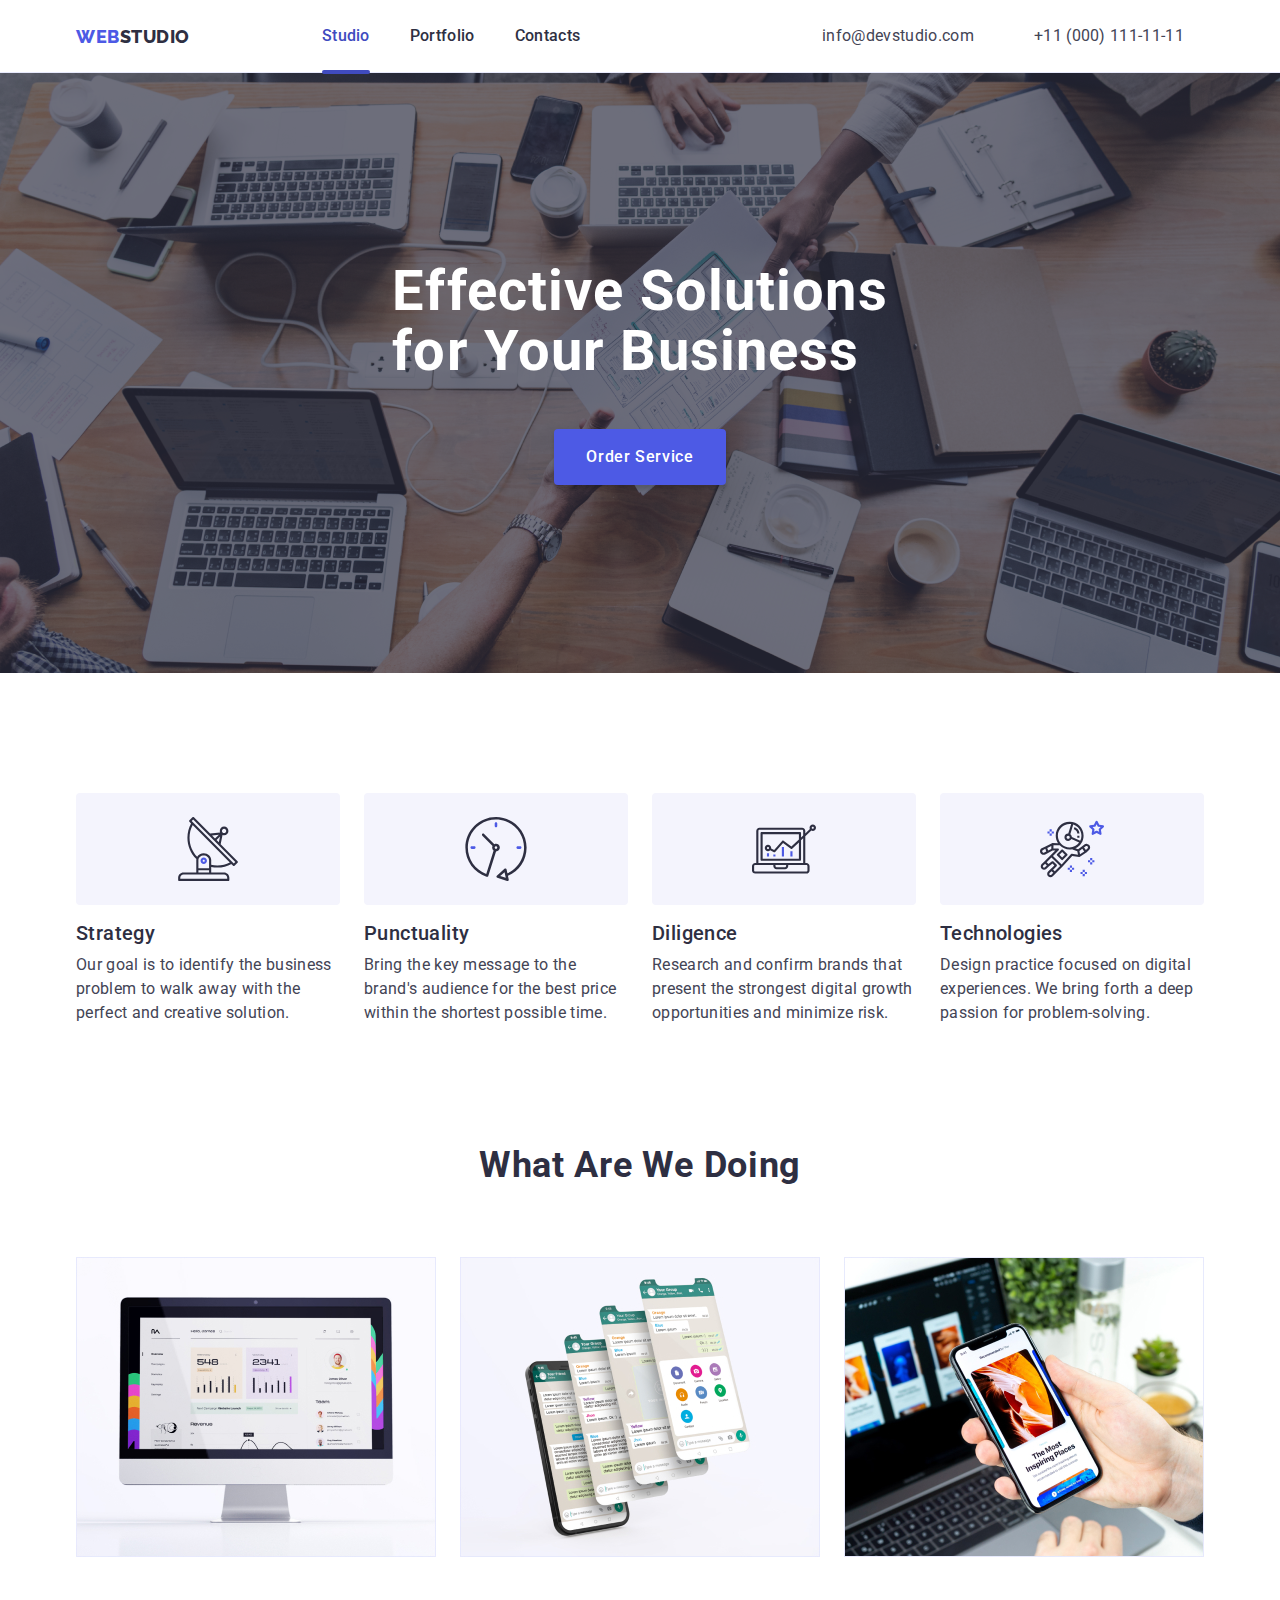
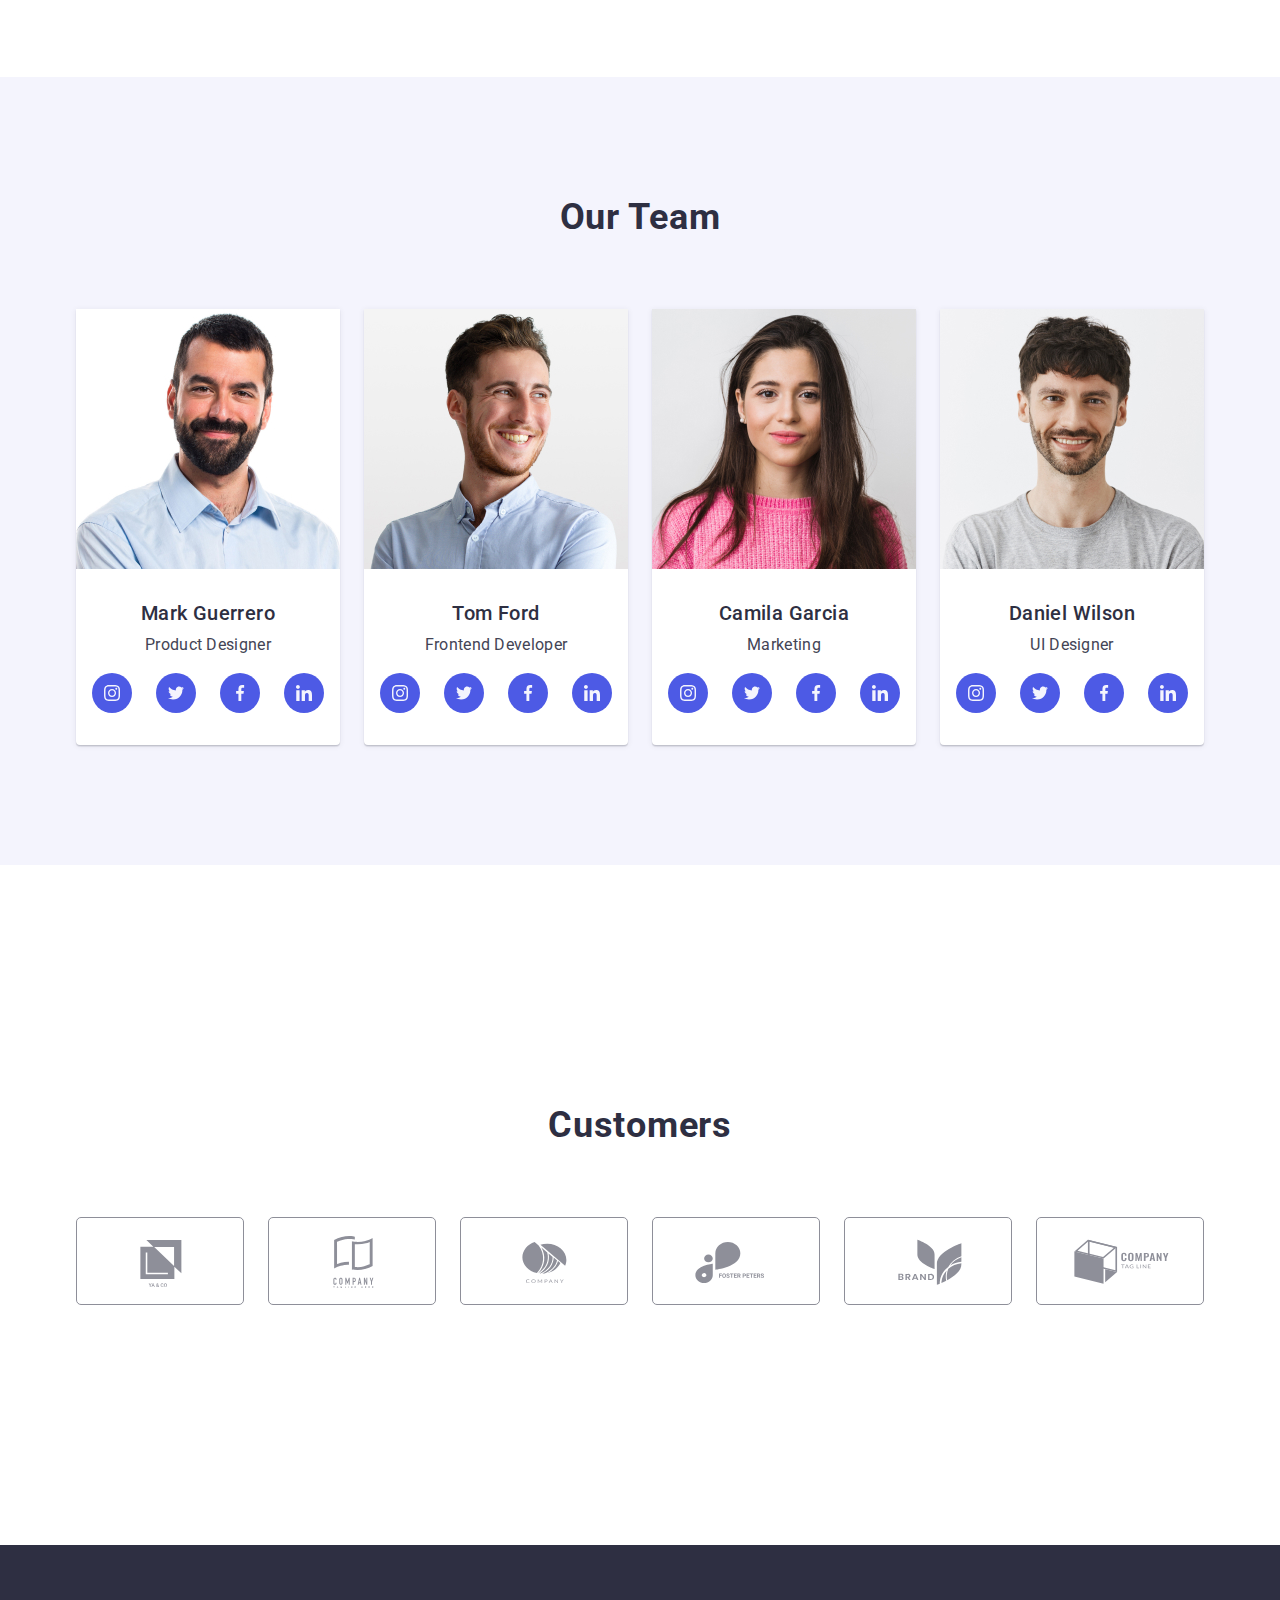
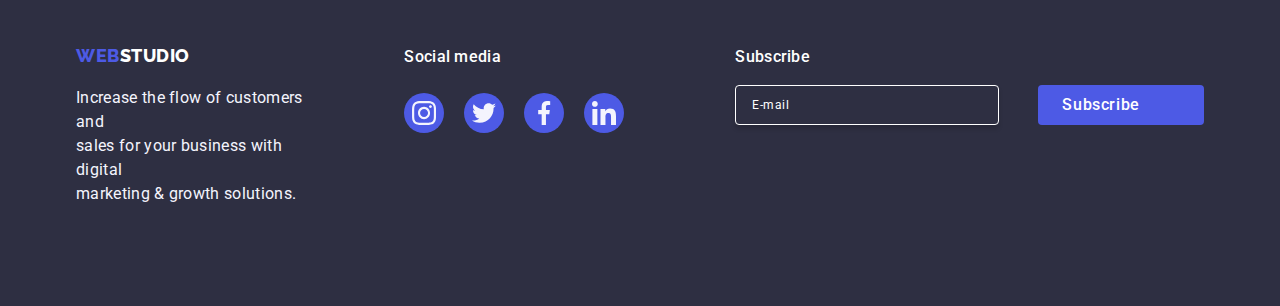
<file: index.html>
<!DOCTYPE html>
<html lang="en">
  <head>
    <meta charset="UTF-8" />
    <meta name="viewport" content="width=device-width, initial-scale=1.0" />
    <title>Studio</title>

    <link rel="preconnect" href="https://fonts.googleapis.com" />
    <link rel="preconnect" href="https://fonts.gstatic.com" crossorigin />
    <link
      href="https://fonts.googleapis.com/css2?family=Raleway:wght@800&family=Roboto:wght@400;500;700;900&display=swap"
      rel="stylesheet"
    />

    <link
      rel="stylesheet"
      href="https://cdnjs.cloudflare.com/ajax/libs/modern-normalize/1.0.0/modern-normalize.min.css"
    />
    <link rel="stylesheet" href="./css/styles.css" />
    <link rel="icon" href="./images/webstudio-logo.png" />
  </head>
  
  <body>
    <!-- 
        HEADER
      -->
    <header>
      <div class="container header-container">
        <nav class="main">
          <a href="#" class="logo"><span>WEB</span>STUDIO</a>
          <ul class="main-navigation medium">
            <li>
              <a href="./index.html" class="main-navigation-menu menu-active">
                Studio</a
              >
            </li>
            <li>
              <a href="./portfolio.html" class="main-navigation-menu">
                Portfolio</a
              >
            </li>
            <li>
              <a href="#" class="main-navigation-menu">Contacts</a>
            </li>
          </ul>
        </nav>
        <!--contacts-->
        <ul class="main-contacts">
          <li>
            <a href="mailto:info@devstudio.com" class="">info@devstudio.com</a>
          </li>
          <li><a href="tel:+11(000)111-11-11">+11 (000) 111-11-11</a></li>
        </ul>
        
        <button
          class="menu-toggle js-open-menu"
          aria-expanded="false"
          aria-controls="mobile-menu"
        >
          <svg class="menu-icon" width="32" height="32">
            <use href="./images/icons.svg#hamburger-open"></use>
          </svg>
        </button>
        <div class="menu-container js-menu-container" id="mobile-menu">
          <button class="menu-toggle hamburger-close-button js-close-menu">
            <svg class="menu-icon" width="32" height="32">
              <use href="./images/icons.svg#hamburger-close"></use>
            </svg>
          </button>
          <ul class="hamburger-menu-list list">
            <li class="hamburger-menu-item">
              <a href="./index.html" class="hamburger-menu-link link menu-active"
                >Studio</a
              >
            </li>
            <li class="hamburger-menu-item">
              <a href="./portfolio.html" class="hamburger-menu-link link"
                >Portfolio</a
              >
            </li>
            <li class="hamburger-menu-item">
              <a href="#" class="hamburger-menu-link link">Contacts</a>
            </li>
          </ul>
          <div class="hamburger-wrapper">
            <address class="hamburger-address">
            <ul class="hamburger-address-list list">
              <li class="hamburger-address-item">
              <a
                href="tel:+110001111111"
                class="hamburger-address-link highlight link"
                target="_blank"
                rel="noopener noreferrer"
                >+11 (000) 111-11-11</a
              >
              </li>
              <li class="hamburger-address-item">
              <a
                href="mailto:info@devstudio.com"
                class="hamburger-address-link link"
                target="_blank"
                rel="noopener noreferrer"
                >info@devstudio.com</a
              >
              </li>
            </ul>
            </address>
          
            <ul class="hamburger-social-list list">
            <li class="hamburger-social-item">
              <a
                href="https://www.instagram.com/"
                target="_blank"
                rel="noopener noreferrer"
                class="hamburger-social-link link"
                ><svg class="hamburger-social-icon" width="16" height="16">
                  <use href="./images/icons.svg#instagram"></use></svg
              ></a>
            </li>
            <li class="hamburger-social-item">
                <a
                href="https://www.twitter.com/"
                target="_blank"
                rel="noopener noreferrer"
                class="hamburger-social-link link"
                ><svg class="hamburger-social-icon" width="16" height="16">
                  <use href="./images/icons.svg#twitter"></use></svg
              ></a>
            </li>
            <li class="hamburger-social-item">
              <a
                href="https://www.facebook.com/"
                target="_blank"
                rel="noopener noreferrer"
                class="hamburger-social-link link"
                ><svg class="hamburger-social-icon" width="16" height="16">
                  <use href="./images/icons.svg#facebook"></use></svg
              ></a>
            </li>
            <li class="hamburger-social-item">
              <a
                href="https://www.linkedin.com/"
                target="_blank"
                rel="noopener noreferrer"
                class="hamburger-social-link link"
                ><svg class="hamburger-social-icon" width="16" height="16">
                  <use href="./images/icons.svg#linkedin"></use></svg>
                </a>
            </li>
            </ul>
          </div>
        </div>
      </div>
    </header>
    <main>
      <!-- 
        BIG HEADING
      -->

      <section class="hero-section title">
        <div class="container hero-section-container">
          <h1 class="title-text">Effective Solutions<br />for Your Business</h1>

          <button type="button" class="btn" data-modal-open>
            Order Service
          </button>
        </div>
      </section>

      <!--
        SECTION
      -->

      <section class="solutions">
        <div class="container">
          <ul class="solutions-main">
            <li class="solutions-sub">
              <div class="benefits-svg-box">
                <svg class="benefits-icon-svg" width="64" height="64">
                  <use href="./images/icons.svg#antenna"></use>
                </svg>
              </div>
              <h3 class="titles">Strategy</h3>
              <p>
                Our goal is to identify the business problem to walk away with
                the perfect and creative solution.
              </p>
            </li>

            <li class="solutions-sub">
              <div class="benefits-svg-box">
                <svg class="benefits-icon-svg" width="64" height="64">
                  <use href="./images/icons.svg#clock"></use>
                </svg>
              </div>
              <h3 class="titles">Punctuality</h3>
              <p>
                Bring the key message to the brand's audience for the best price
                within the shortest possible time.
              </p>
            </li>

            <li class="solutions-sub">
              <div class="benefits-svg-box">
                <svg class="benefits-icon-svg" width="64" height="64">
                  <use href="./images/icons.svg#diagram"></use>
                </svg>
              </div>
              <h3 class="titles">Diligence</h3>
              <p>
                Research and confirm brands that present the strongest digital
                growth opportunities and minimize risk.
              </p>
            </li>

            <li class="solutions-sub">
              <div class="benefits-svg-box">
                <svg class="benefits-icon-svg" width="64" height="64">
                  <use href="./images/icons.svg#astronaut"></use>
                </svg>
              </div>
              <h3 class="titles">Technologies</h3>
              <p>
                Design practice focused on digital experiences. We bring forth a
                deep passion for problem-solving.
              </p>
            </li>
          </ul>
        </div>
      </section>

      <!--
        WHAT ARE WE DOING
      -->

      <section class="services">
        <div class="container">
          <h2>What Are We Doing</h2>
          <ul class="services-list">
            <li>
              <img
                src="images/image-one.jpg"
                alt="Computer Screen"
                width="360"
              />
            </li>
            <li>
              <img src="images/image-two.jpg" alt="Cellphone" width="360" />
            </li>
            <li>
              <img
                src="images/image-three.jpg"
                alt="Cellphone on hand"
                width="360p"
              />
            </li>
          </ul>
        </div>
      </section>

      <!--
        OUR TEAM
      -->

      <section class="team">
        <div class="container team-container">
          <h2>Our Team</h2>

          <ul class="team-list">
            <li class="team-list-item">
              <img src="images/team-one.jpg" alt="Mark Guerrero" />
              <div class="team-list-item-details">
                <h3 class="titles">Mark Guerrero</h3>
                <p>Product Designer</p>
                <ul class="team-social-list list">
                  <li class="team-social-item">
                    <a
                      class="team-social-link link"
                      href="https://instagram.com"
                      target="_blank"
                      rel="noopener noreferrer"
                    >
                      <svg class="team-social-svg" width="16" height="16">
                        <use href="./images/icons.svg#instagram"></use>
                      </svg>
                    </a>
                  </li>
                  <li class="team-social-item">
                    <a
                      class="team-social-link link"
                      href="https://twitter.com"
                      target="_blank"
                      rel="noopener noreferrer"
                    >
                      <svg class="team-social-svg" width="16" height="16">
                        <use href="./images/icons.svg#twitter"></use>
                      </svg>
                    </a>
                  </li>
                  <li class="team-social-item">
                    <a
                      class="team-social-link link"
                      href="https://facebook.com"
                      target="_blank"
                      rel="noopener noreferrer"
                    >
                      <svg class="team-social-svg" width="16" height="16">
                        <use href="./images/icons.svg#facebook"></use>
                      </svg>
                    </a>
                  </li>
                  <li class="team-social-item">
                    <a
                      class="team-social-link link"
                      href="https://linkedin.com"
                      target="_blank"
                      rel="noopener noreferrer"
                    >
                      <svg class="team-social-svg" width="16" height="16">
                        <use href="./images/icons.svg#linkedin"></use>
                      </svg>
                    </a>
                  </li>
                </ul>
              </div>
            </li>

            <!-- Next Member -->
            <li class="team-list-item">
              <img src="images/team-two.jpg" alt="Tom Ford" />
              <div class="team-list-item-details">
                <h3 class="titles">Tom Ford</h3>
                <p>Frontend Developer</p>
                <ul class="team-social-list list">
                  <li class="team-social-item">
                    <a href="#" class="team-social-link">
                      <svg class="team-social-svg" width="16" height="16">
                        <use href="./images/icons.svg#instagram"></use>
                      </svg>
                    </a>
                  </li>
                  <li class="team-social-item">
                    <a href="#" class="team-social-link">
                      <svg class="team-social-svg" width="16" height="16">
                        <use href="./images/icons.svg#twitter"></use>
                      </svg>
                    </a>
                  </li>
                  <li class="team-social-item">
                    <a href="#" class="team-social-link">
                      <svg class="team-social-svg" width="16" height="16">
                        <use href="./images/icons.svg#facebook"></use>
                      </svg>
                    </a>
                  </li>
                  <li class="team-social-item">
                    <a href="#" class="team-social-link">
                      <svg class="team-social-svg" width="16" height="16">
                        <use href="./images/icons.svg#linkedin"></use>
                      </svg>
                    </a>
                  </li>
                </ul>
              </div>
            </li>

            <!-- Next Member -->
            <li class="team-list-item">
              <img src="images/team-three.jpg" alt="Camila Garcia" />
              <div class="team-list-item-details">
                <h3 class="titles">Camila Garcia</h3>
                <p>Marketing</p>
                <ul class="team-social-list list">
                  <li class="team-social-item">
                    <a href="#" class="team-social-link">
                      <svg class="team-social-svg" width="16" height="16">
                        <use href="./images/icons.svg#instagram"></use>
                      </svg>
                    </a>
                  </li>
                  <li class="team-social-item">
                    <a href="#" class="team-social-link">
                      <svg class="team-social-svg" width="16" height="16">
                        <use href="./images/icons.svg#twitter"></use>
                      </svg>
                    </a>
                  </li>
                  <li class="team-social-item">
                    <a href="#" class="team-social-link">
                      <svg class="team-social-svg" width="16" height="16">
                        <use href="./images/icons.svg#facebook"></use>
                      </svg>
                    </a>
                  </li>
                  <li class="team-social-item">
                    <a href="#" class="team-social-link">
                      <svg class="team-social-svg" width="16" height="16">
                        <use href="./images/icons.svg#linkedin"></use>
                      </svg>
                    </a>
                  </li>
                </ul>
              </div>
            </li>

            <!-- Next Member -->
            <li class="team-list-item">
              <img src="images/team-four.jpg" alt="Daniel Wilson" />
              <div class="team-list-item-details">
                <h3 class="titles">Daniel Wilson</h3>
                <p>UI Designer</p>
                <ul class="team-social-list list">
                  <li class="team-social-item">
                    <a href="#" class="team-social-link">
                      <svg class="team-social-svg" width="16" height="16">
                        <use href="./images/icons.svg#instagram"></use>
                      </svg>
                    </a>
                  </li>
                  <li class="team-social-item">
                    <a href="#" class="team-social-link">
                      <svg class="team-social-svg" width="16" height="16">
                        <use href="./images/icons.svg#twitter"></use>
                      </svg>
                    </a>
                  </li>
                  <li class="team-social-item">
                    <a href="#" class="team-social-link">
                      <svg class="team-social-svg" width="16" height="16">
                        <use href="./images/icons.svg#facebook"></use>
                      </svg>
                    </a>
                  </li>
                  <li class="team-social-item">
                    <a href="#" class="team-social-link">
                      <svg class="team-social-svg" width="16" height="16">
                        <use href="./images/icons.svg#linkedin"></use>
                      </svg>
                    </a>
                  </li>
                </ul>
              </div>
            </li>
          </ul>
        </div>
      </section>

      <!-- 
        CUSTOMERS 
      -->

      <section class="section">
        <div class="container customers-container">
          <h2 class="section-title customers-title">Customers</h2>
          <ul class="customers-list list">
            <li class="customers-item">
              <a class="customers-link" href="">
                <svg class="customers-svg">
                  <use href="./images/icons.svg#client-1"></use>
                </svg>
              </a>
            </li>

            <li class="customers-item">
              <a class="customers-link" href="">
                <svg class="customers-svg">
                  <use href="./images/icons.svg#client-2"></use>
                </svg>
              </a>
            </li>

            <li class="customers-item">
              <a class="customers-link" href="">
                <svg class="customers-svg">
                  <use href="./images/icons.svg#client-3"></use>
                </svg>
              </a>
            </li>

            <li class="customers-item">
              <a class="customers-link" href="">
                <svg class="customers-svg">
                  <use href="./images/icons.svg#client-4"></use>
                </svg>
              </a>
            </li>

            <li class="customers-item">
              <a class="customers-link" href="">
                <svg class="customers-svg">
                  <use href="./images/icons.svg#client-5"></use>
                </svg>
              </a>
            </li>
            <li class="customers-item">
              <a class="customers-link" href="">
                <svg class="customers-svg">
                  <use href="./images/icons.svg#client-6"></use>
                </svg>
              </a>
            </li>
          </ul>
        </div>
      </section>
    </main>

    <!--
        FOOTER
      -->

    <footer>
      <div class="footer-container container">
        <div class="footer-logo">
          <a href="#"><span>WEB</span>STUDIO</a>
          <p class="footer-text">
            Increase the flow of customers and<br />
            sales for your business with digital<br />
            marketing & growth solutions.
          </p>
        </div>
        <div class="footer-socials">
          <p class="footer-socials-text text medium">Social media</p>
          <ul class="footer-list list">
            <li class="footer-socials-item">
              <a href="https://www.instagram.com/" class="footer-socials-link">
                <svg class="footer-socials-svg" width="24" height="24">
                  <use href="./images/icons.svg#instagram"></use>
                </svg>
              </a>
            </li>

            <li class="footer-socials-item">
              <a href="https://www.twitter.com/" class="footer-socials-link">
                <svg class="footer-socials-svg" width="24" height="24">
                  <use href="./images/icons.svg#twitter"></use>
                </svg>
              </a>
            </li>

            <li class="footer-socials-item">
              <a href="https://www.facebook.com/" class="footer-socials-link">
                <svg class="footer-socials-svg" width="24" height="24">
                  <use href="./images/icons.svg#facebook"></use>
                </svg>
              </a>
            </li>

            <li class="footer-socials-item">
              <a href="https://www.linkedin.com/" class="footer-socials-link">
                <svg class="footer-socials-svg" width="24" height="24">
                  <use href="./images/icons.svg#linkedin"></use>
                </svg>
              </a>
            </li>
          </ul>
        </div>
        <div class="footer-container footer-form">
          <form name="subscribe_form" autocomplete="on" method="" >
              <label class="footer-form_label container">
                <span class="footer-form-label">Subscribe</span>
                  <input type="email" name="email" placeholder="E-mail" class="footer-form-input" required />
              </label>
                <button type="submit" class="footer-form-button">Subscribe
                  <svg class="footer-form-svgsubscribe">
                      <use href="./images/icons.svg#submit"></use>
                  </svg>
              </button>
          </form>
      </div>
  </div>
    </footer>
    <div class="backdrop is-hidden" data-modal>
      <div class="modal">
        <button type="button" class="modal-close" data-modal-close>
          <svg class="modal-close-icon" width="8" height="8">
            <use href="./images/icons.svg#close"></use>
          </svg>
        </button>
        
        <p class="form-header">Leave your contacts and we will call you back</p>

        <form name="signup_form" autocomplete="on" class="form-container list"  method="">
     
                    <label class="form-label">
                        
                            <span class="form-label-text">Name </span>
                            <input type="text" class="form-input" name="full_name"   required />
                                <!-- <span class="form-input-iconbox"> -->
                            <svg class="form-input-icon">
                            <use href="./images/icons.svg#person"></use>
                            </svg> 
                                <!-- </span> -->
                    </label>

                    <label class="form-label">
                        <span class="form-label-text">Phone</span>
                        <input type="tel" class="form-input" name="phone_number" required />
                        <svg class="form-input-icon">
                                    <use href="./images/icons.svg#phone"></use>
                        </svg>
                    </label>

                    <label class="form-label">
                        <span class="form-label-text">Email</span>
                        <input type="email" class="form-input" name="email_add" required />
                        <svg class="form-input-icon">
                            <use href="./images/icons.svg#email"></use>
                        </svg>
                    </label>

                    <label class="form-label-textarea">
                        <span class="form-label-text">Comment</span>
                        <textarea name="comment" class="form-textarea" placeholder="Text input" required></textarea>
                    </label>
               
                <label class="form-agree-box">
                    <input type="checkbox" value="agree" name="agreement" class="checkbox" required />
                    <span class="checkbox-icon">
                        <svg class="check-mark">
                            <use href="./images/icons.svg#check-mark"></use>
                        </svg>
                    </span>

                    <span class="form-agree-box_text">
                        I accept the terms and conditions of the &nbsp;<a href="#" class="form-agree-box_link" >Privacy Policy</a>
                    </span>
                </label>

            <div class="form-button_container">
                <button type="submit" class="form-button">Send</button>
            </div>
           
        </form>

      </div>
    </div>
    <script src="./js/modal.js"></script>
    <script src="./js/mobile-menu.js"></script>
  </body>
</html>
</file>
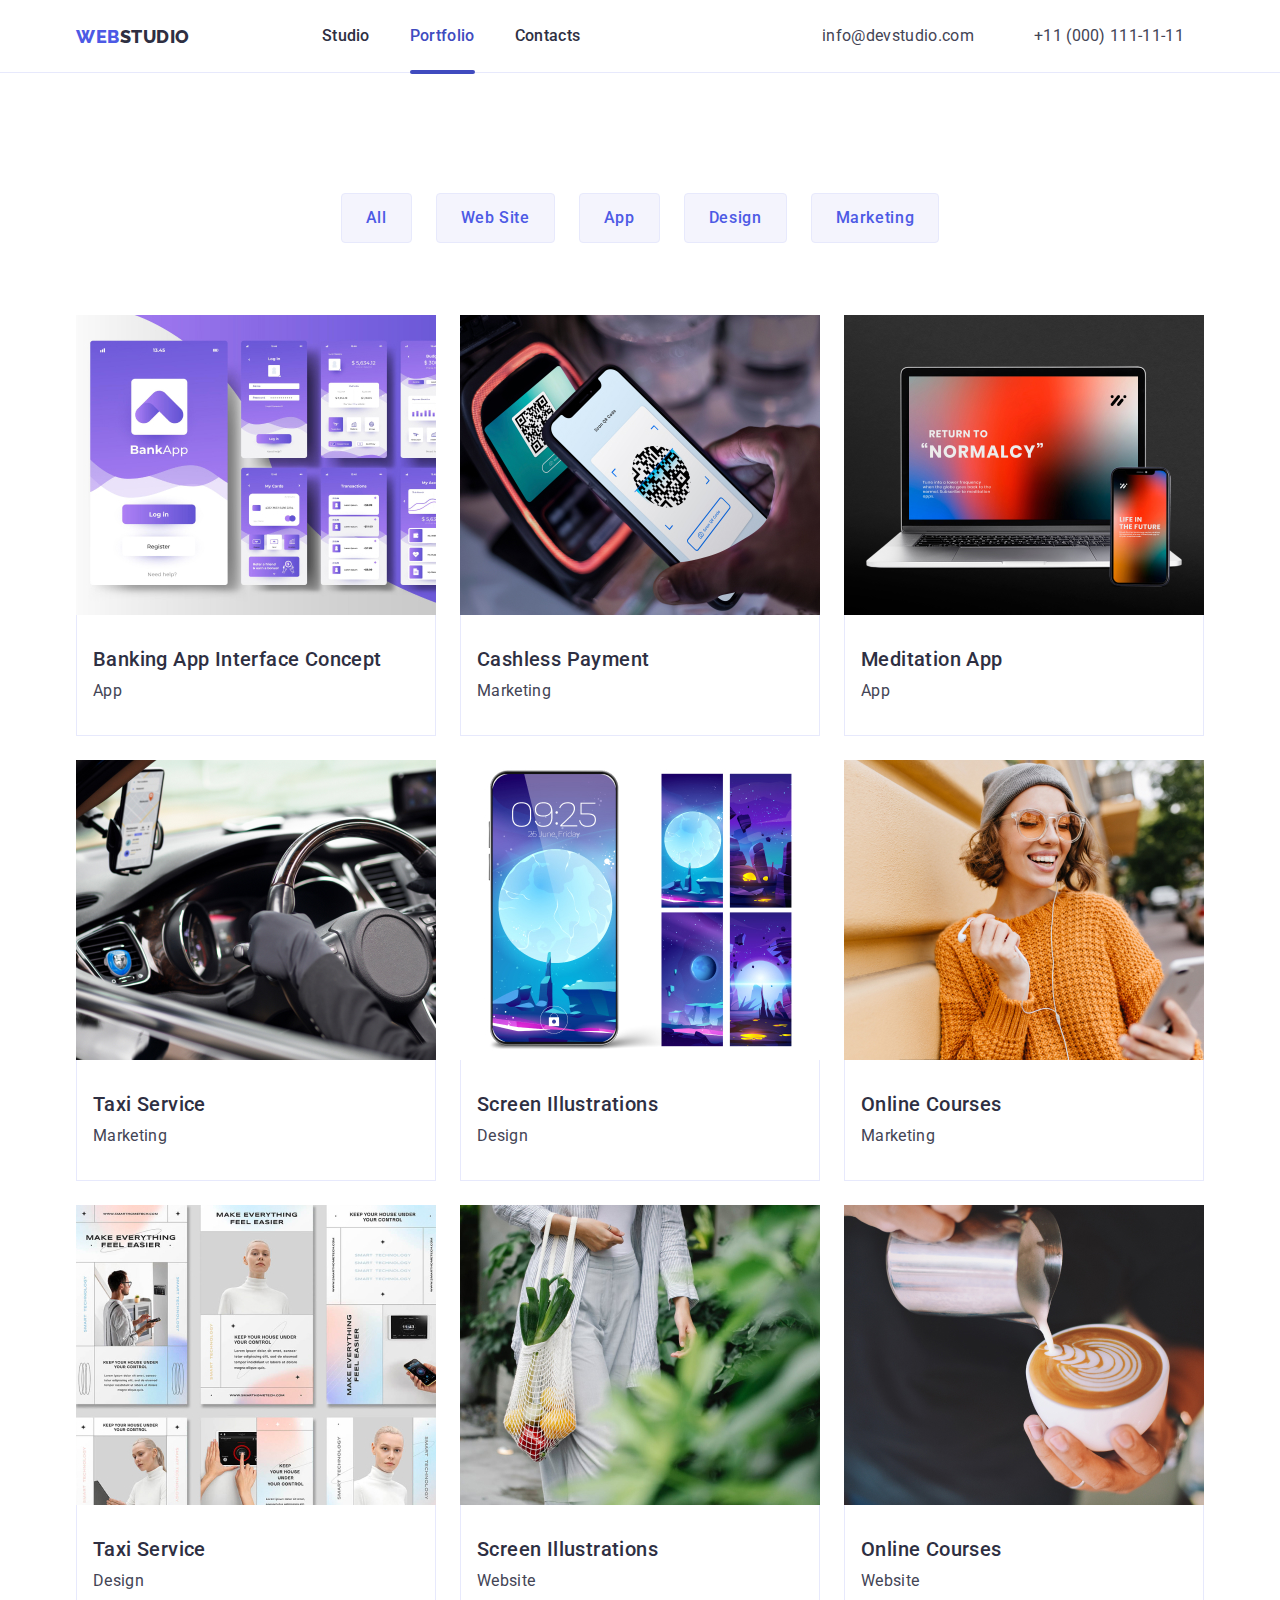
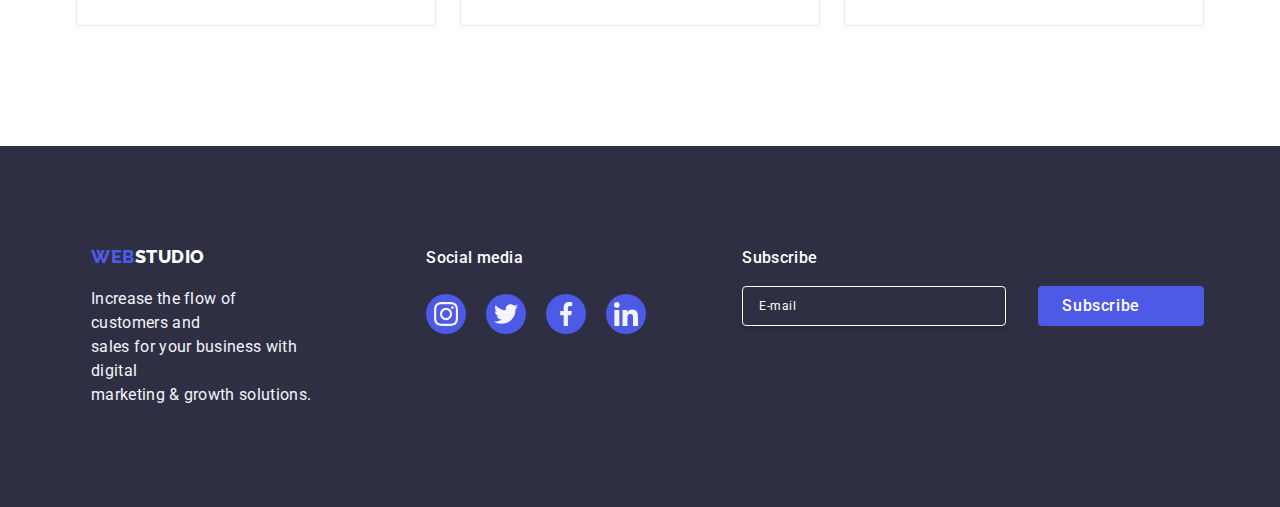
<file: portfolio.html>
<!DOCTYPE html>
<html lang="en">
  <head>
    <meta charset="UTF-8" />
    <meta name="viewport" content="width=device-width, initial-scale=1.0" />
    <title>Web Studio</title>

    <link rel="preconnect" href="https://fonts.googleapis.com" />
    <link rel="preconnect" href="https://fonts.gstatic.com" crossorigin />
    <link
      href="https://fonts.googleapis.com/css2?family=Raleway:wght@800&family=Roboto:wght@400;500;700;900&display=swap"
      rel="stylesheet"
    />

    <link
      rel="stylesheet"
      href="https://cdnjs.cloudflare.com/ajax/libs/modern-normalize/1.0.0/modern-normalize.min.css"
    />
    <link rel="stylesheet" href="./css/styles.css" />
    <link rel="icon" href="./images/webstudio-logo.png" />
  </head>
  <body>
    <header>
      <div class="container header-container">
        <nav class="main">
          <a href="#" class="logo"><span>WEB</span>STUDIO</a>
          <ul class="main-navigation medium">
            <li>
              <a href="./index.html" class="main-navigation-menu">Studio</a>
            </li>
            <li>
              <a
                href="./portfolio.html"
                class="main-navigation-menu menu-active"
                >Portfolio</a
              >
            </li>
            <li>
              <a href="#" class="main-navigation-menu">Contacts</a>
            </li>
          </ul>
        </nav>
        <!--contacts-->
        <ul class="main-contacts">
          <li>
            <a href="mailto:info@devstudio.com" class="">info@devstudio.com</a>
          </li>
          <li><a href="tel:+11(000)111-11-11">+11 (000) 111-11-11</a></li>
        </ul>

        <button
          class="menu-toggle js-open-menu"
          aria-expanded="false"
          aria-controls="mobile-menu"
        >
          <svg class="menu-icon" width="32" height="32">
            <use href="./images/icons.svg#hamburger-open"></use>
          </svg>
        </button>
        <div class="menu-container js-menu-container" id="mobile-menu">
          <button class="menu-toggle hamburger-close-button js-close-menu">
            <svg class="menu-icon" width="32" height="32">
              <use href="./images/icons.svg#hamburger-close"></use>
            </svg>
          </button>
          <ul class="hamburger-menu-list list">
            <li class="hamburger-menu-item">
              <a href="./index.html" class="hamburger-menu-link link">Studio</a>
            </li>
            <li class="hamburger-menu-item">
              <a
                href="./portfolio.html"
                class="hamburger-menu-link menu-active link"
                >Portfolio</a
              >
            </li>
            <li class="hamburger-menu-item">
              <a href="#" class="hamburger-menu-link link">Contacts</a>
            </li>
          </ul>
          <div class="hamburger-wrapper">
            <address class="hamburger-address">
              <ul class="hamburger-address-list list">
                <li class="hamburger-address-item">
                  <a
                    href="tel:+110001111111"
                    class="hamburger-address-link highlight link"
                    target="_blank"
                    rel="noopener noreferrer"
                    >+11 (000) 111-11-11</a
                  >
                </li>
                <li class="hamburger-address-item">
                  <a
                    href="mailto:info@devstudio.com"
                    class="hamburger-address-link link"
                    target="_blank"
                    rel="noopener noreferrer"
                    >info@devstudio.com</a
                  >
                </li>
              </ul>
            </address>

            <ul class="hamburger-social-list list">
              <li class="hamburger-social-item">
                <a
                  href="https://www.instagram.com/"
                  target="_blank"
                  rel="noopener noreferrer"
                  class="hamburger-social-link link"
                  ><svg class="hamburger-social-icon" width="16" height="16">
                    <use href="./images/icons.svg#instagram"></use></svg
                ></a>
              </li>
              <li class="hamburger-social-item">
                <a
                  href="https://www.twitter.com/"
                  target="_blank"
                  rel="noopener noreferrer"
                  class="hamburger-social-link link"
                  ><svg class="hamburger-social-icon" width="16" height="16">
                    <use href="./images/icons.svg#twitter"></use></svg
                ></a>
              </li>
              <li class="hamburger-social-item">
                <a
                  href="https://www.facebook.com/"
                  target="_blank"
                  rel="noopener noreferrer"
                  class="hamburger-social-link link"
                  ><svg class="hamburger-social-icon" width="16" height="16">
                    <use href="./images/icons.svg#facebook"></use></svg
                ></a>
              </li>
              <li class="hamburger-social-item">
                <a
                  href="https://www.linkedin.com/"
                  target="_blank"
                  rel="noopener noreferrer"
                  class="hamburger-social-link link"
                  ><svg class="hamburger-social-icon" width="16" height="16">
                    <use href="./images/icons.svg#linkedin"></use></svg
                ></a>
              </li>
            </ul>
          </div>
        </div>
      </div>
    </header>

    <!-- 
      main
      -->
    <main>
      <section class="section">
        <div class="container option">
        <ul class="btn-port-list">
          <li><button type="button" class="btn-port">All</button></li>
          <li><button type="button" class="btn-port">Web Site</button></li>
          <li><button type="button" class="btn-port">App</button></li>
          <li><button type="button" class="btn-port">Design</button></li>
          <li><button type="button" class="btn-port">Marketing</button></li>
        </ul>
      


        <ul class="option-list">
          <li>
            <a href="#" class="option-link">
              <div class="option-cover-wrap">
                <img
                  src="images/bank-interface.jpg"
                  alt="Banking App Interface Concept"
                  width="360"
                />
                <p class="option-cover-text">
                  14 Stylish and User-Friendly App Design Concepts · Task
                  Manager App · Calorie Tracker App · Exotic Fruit Ecommerce App
                  · Cloud Storage App
                </p>
              </div>
              <div class="option-list-description">
                <h3 class="option-list-title titles">
                  Banking App Interface Concept
                </h3>
                <p class="option-list-bottom-text bottom-text">App</p>
              </div>
            </a>
          </li>
          <li>
            <a href="#" class="option-link">
              <div class="option-cover-wrap">
                <img
                  src="images/cashless.jpg"
                  alt="Cashless Payment"
                  width="360"
                />
                <p class="option-cover-text">
                  14 Stylish and User-Friendly App Design Concepts · Task
                  Manager App · Calorie Tracker App · Exotic Fruit Ecommerce App
                  · Cloud Storage App
                </p>
              </div>
              <div class="option-list-description">
                <h3 class="option-list-title titles">Cashless Payment</h3>
                <p class="option-list-bottom-text bottom-text">Marketing</p>
              </div>
            </a>
          </li>
          <li>
            <a href="#" class="option-link">
              <div class="option-cover-wrap">
                <img
                  src="images/meditation-app.jpg"
                  alt="Meditation App"
                  width="360"
                />
                <p class="option-cover-text">
                  14 Stylish and User-Friendly App Design Concepts · Task
                  Manager App · Calorie Tracker App · Exotic Fruit Ecommerce App
                  · Cloud Storage App
                </p>
              </div>
              <div class="option-list-description">
                <h3 class="option-list-title titles">Meditation App</h3>
                <p class="option-list-bottom-text bottom-text">App</p>
              </div>
            </a>
          </li>
          <li>
            <a href="#" class="option-link">
              <div class="option-cover-wrap">
                <img
                  src="images/taxi-service.jpg"
                  alt="Taxi Service"
                  width="360"
                />
                <p class="option-cover-text">
                  14 Stylish and User-Friendly App Design Concepts · Task
                  Manager App · Calorie Tracker App · Exotic Fruit Ecommerce App
                  · Cloud Storage App
                </p>
              </div>
              <div class="option-list-description">
                <h3 class="option-list-title titles">Taxi Service</h3>
                <p class="option-list-bottom-text bottom-text">Marketing</p>
              </div>
            </a>
          </li>
          <li>
            <a href="#" class="option-link">
              <div class="option-cover-wrap">
                <img
                  src="images/phone-screen.jpg"
                  alt="Screen Illustrations"
                  width="360"
                />
                <p class="option-cover-text">
                  14 Stylish and User-Friendly App Design Concepts · Task
                  Manager App · Calorie Tracker App · Exotic Fruit Ecommerce App
                  · Cloud Storage App
                </p>
              </div>
              <div class="option-list-description">
                <h3 class="option-list-title titles">Screen Illustrations</h3>
                <p class="option-list-bottom-text bottom-text">Design</p>
              </div>
            </a>
          </li>
          <li>
            <a href="#" class="option-link">
              <div class="option-cover-wrap">
                <img src="images/happy.jpg" alt="Happy person" width="360" />
                <p class="option-cover-text">
                  14 Stylish and User-Friendly App Design Concepts · Task
                  Manager App · Calorie Tracker App · Exotic Fruit Ecommerce App
                  · Cloud Storage App
                </p>
              </div>
              <div class="option-list-description">
                <h3 class="option-list-title titles">Online Courses</h3>
                <p class="option-list-bottom-text bottom-text">Marketing</p>
              </div>
            </a>
          </li>
          <li>
            <a href="#" class="option-link">
              <div class="option-cover-wrap">
                <img
                  src="images/instagram-concept.jpg"
                  alt="Instagram Concept"
                  width="360"
                />
                <p class="option-cover-text">
                  14 Stylish and User-Friendly App Design Concepts · Task
                  Manager App · Calorie Tracker App · Exotic Fruit Ecommerce App
                  · Cloud Storage App
                </p>
              </div>
              <div class="option-list-description">
                <h3 class="option-list-title titles">Taxi Service</h3>
                <p class="option-list-bottom-text bottom-text">Design</p>
              </div>
            </a>
          </li>
          <li>
            <a href="#" class="option-link">
              <div class="option-cover-wrap">
                <img
                  src="images/organic-food.jpg"
                  alt="Organic Food"
                  width="360"
                />
                <p class="option-cover-text">
                  14 Stylish and User-Friendly App Design Concepts · Task
                  Manager App · Calorie Tracker App · Exotic Fruit Ecommerce App
                  · Cloud Storage App
                </p>
              </div>
              <div class="option-list-description">
                <h3 class="option-list-title titles">Screen Illustrations</h3>
                <p class="option-list-bottom-text bottom-text">Website</p>
              </div>
            </a>
          </li>
          <li>
            <a href="#" class="option-link">
              <div class="option-cover-wrap">
                <img src="images/coffee.jpg" alt="Coffee" width="360" />
                <p class="option-cover-text">
                  14 Stylish and User-Friendly App Design Concepts · Task
                  Manager App · Calorie Tracker App · Exotic Fruit Ecommerce App
                  · Cloud Storage App
                </p>
              </div>
              <div class="option-list-description">
                <h3 class="option-list-title titles">Online Courses</h3>
                <p class="option-list-bottom-text bottom-text">Website</p>
              </div>
            </a>
          </li>
        </ul>
      </div>
    </section>
    </main>
    <!-- 
        main
      -->
    <footer>
      <div class="container footer-container">
        <div class="footer-logo container">
          <a href="#"><span>WEB</span>STUDIO</a>
          <p class="footer-text">
            Increase the flow of customers and<br />
            sales for your business with digital<br />
            marketing & growth solutions.
          </p>
        </div>
        <div class="footer-socials">
          <p class="footer-socials-text text medium">Social media</p>
          <ul class="footer-list list">
            <li class="footer-socials-item">
              <a href="https://www.instagram.com/" class="footer-socials-link">
                <svg class="footer-socials-svg" width="24" height="24">
                  <use href="./images/icons.svg#instagram"></use>
                </svg>
              </a>
            </li>

            <li class="footer-socials-item">
              <a href="https://www.twitter.com/" class="footer-socials-link">
                <svg class="footer-socials-svg" width="24" height="24">
                  <use href="./images/icons.svg#twitter"></use>
                </svg>
              </a>
            </li>

            <li class="footer-socials-item">
              <a href="https://www.facebook.com/" class="footer-socials-link">
                <svg class="footer-socials-svg" width="24" height="24">
                  <use href="./images/icons.svg#facebook"></use>
                </svg>
              </a>
            </li>

            <li class="footer-socials-item">
              <a href="https://www.linkedin.com/" class="footer-socials-link">
                <svg class="footer-socials-svg" width="24" height="24">
                  <use href="./images/icons.svg#linkedin"></use>
                </svg>
              </a>
            </li>
          </ul>
        </div>
        <div class="footer-container footer-form">
          <form name="subscribe_form" autocomplete="on" method="" >
              <label class="footer-form_label">
                  Subscribe
                  <input type="email" name="email" placeholder="E-mail" class="footer-form-input" required />
              </label>
                <button type="submit" class="footer-form-button">Subscribe
                  <svg class="footer-form-svgsubscribe">
                    <use href="./images/icons.svg#submit"></use>
                    </svg>
                </button>
            </form>
          </div>
        </div>
    </footer>
    <script src="./js/mobile-menu.js"></script>
  </body>
</html>
</file>
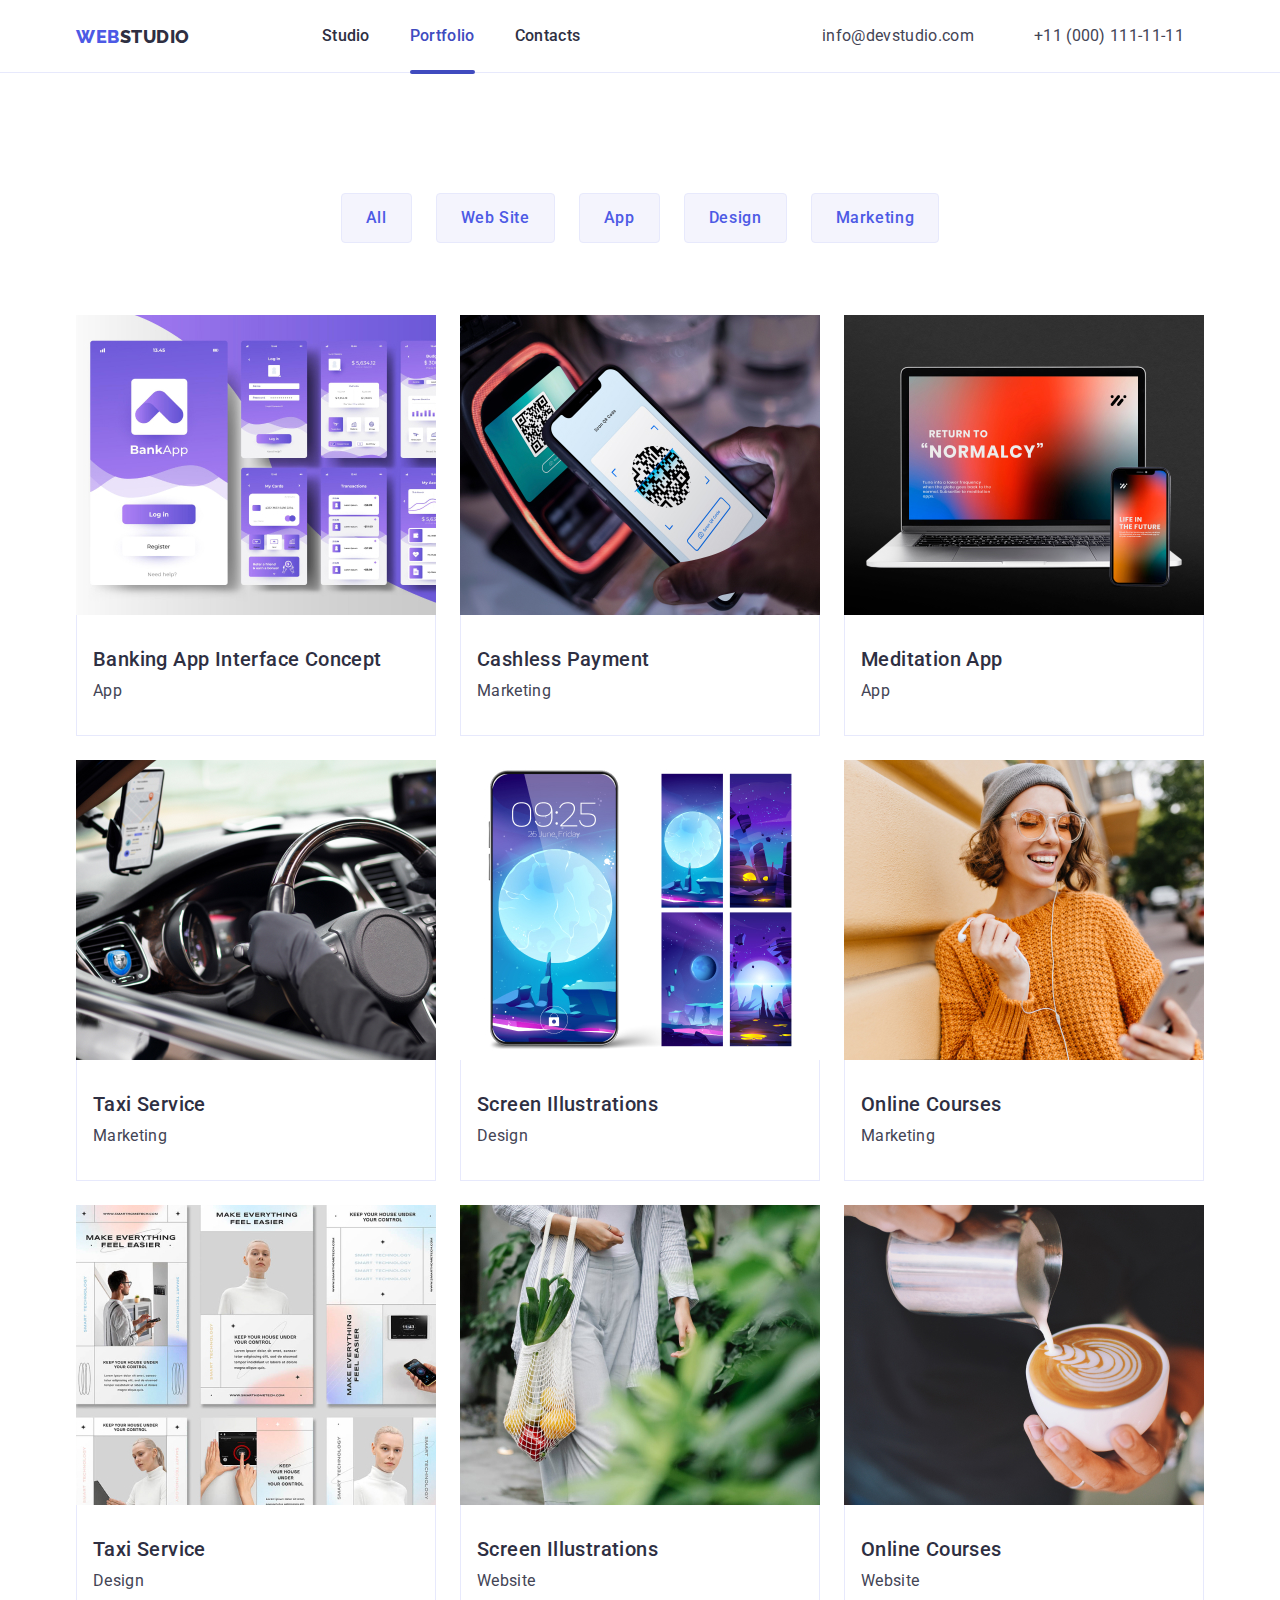
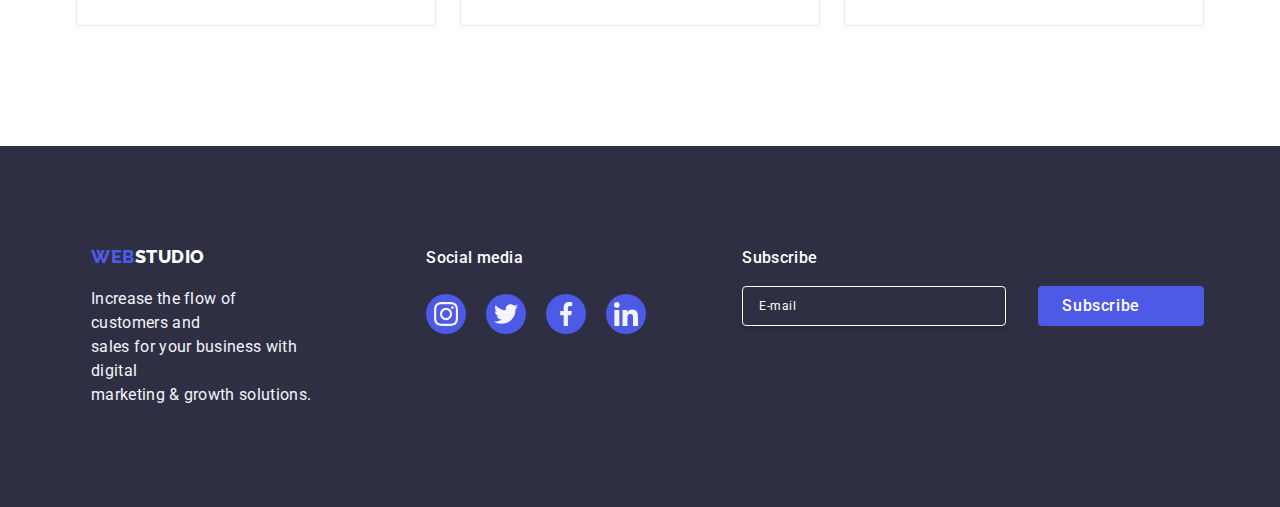
<file: rules.html>
<!DOCTYPE html>
<html lang="en">
  <head>
    <meta charset="UTF-8" />
    <meta name="viewport" content="width=device-width, initial-scale=1.0" />
    <title>Web Studio</title>

    <link rel="preconnect" href="https://fonts.googleapis.com" />
    <link rel="preconnect" href="https://fonts.gstatic.com" crossorigin />
    <link
      href="https://fonts.googleapis.com/css2?family=Raleway:wght@800&family=Roboto:wght@400;500;700;900&display=swap"
      rel="stylesheet"
    />

    <link
      rel="stylesheet"
      href="https://cdnjs.cloudflare.com/ajax/libs/modern-normalize/1.0.0/modern-normalize.min.css"
    />
    <link rel="stylesheet" href="./css/styles.css" />
    <link rel="icon" href="./images/webstudio-logo.png" />
  </head>
  <body>
    <header>
      <div class="container header-container">
        <nav class="main">
          <a href="#" class="logo"><span>WEB</span>STUDIO</a>
          <ul class="main-navigation medium">
            <li>
              <a href="./index.html" class="main-navigation-menu">Studio</a>
            </li>
            <li>
              <a
                href="./portfolio.html"
                class="main-navigation-menu menu-active"
                >Portfolio</a
              >
            </li>
            <li>
              <a href="#" class="main-navigation-menu">Contacts</a>
            </li>
          </ul>
        </nav>
        <!--contacts-->
        <ul class="main-contacts">
          <li>
            <a href="mailto:info@devstudio.com" class="">info@devstudio.com</a>
          </li>
          <li><a href="tel:+11(000)111-11-11">+11 (000) 111-11-11</a></li>
        </ul>

        <button
          class="menu-toggle js-open-menu"
          aria-expanded="false"
          aria-controls="mobile-menu"
        >
          <svg class="menu-icon" width="32" height="32">
            <use href="./images/icons.svg#hamburger-open"></use>
          </svg>
        </button>
        <div class="menu-container js-menu-container" id="mobile-menu">
          <button class="menu-toggle hamburger-close-button js-close-menu">
            <svg class="menu-icon" width="32" height="32">
              <use href="./images/icons.svg#hamburger-close"></use>
            </svg>
          </button>
          <ul class="hamburger-menu-list list">
            <li class="hamburger-menu-item">
              <a href="./index.html" class="hamburger-menu-link link">Studio</a>
            </li>
            <li class="hamburger-menu-item">
              <a
                href="./portfolio.html"
                class="hamburger-menu-link menu-active link"
                >Portfolio</a
              >
            </li>
            <li class="hamburger-menu-item">
              <a href="#" class="hamburger-menu-link link">Contacts</a>
            </li>
          </ul>
          <div class="hamburger-wrapper">
            <address class="hamburger-address">
              <ul class="hamburger-address-list list">
                <li class="hamburger-address-item">
                  <a
                    href="tel:+110001111111"
                    class="hamburger-address-link highlight link"
                    target="_blank"
                    rel="noopener noreferrer"
                    >+11 (000) 111-11-11</a
                  >
                </li>
                <li class="hamburger-address-item">
                  <a
                    href="mailto:info@devstudio.com"
                    class="hamburger-address-link link"
                    target="_blank"
                    rel="noopener noreferrer"
                    >info@devstudio.com</a
                  >
                </li>
              </ul>
            </address>

            <ul class="hamburger-social-list list">
              <li class="hamburger-social-item">
                <a
                  href="https://www.instagram.com/"
                  target="_blank"
                  rel="noopener noreferrer"
                  class="hamburger-social-link link"
                  ><svg class="hamburger-social-icon" width="16" height="16">
                    <use href="./images/icons.svg#instagram"></use></svg
                ></a>
              </li>
              <li class="hamburger-social-item">
                <a
                  href="https://www.twitter.com/"
                  target="_blank"
                  rel="noopener noreferrer"
                  class="hamburger-social-link link"
                  ><svg class="hamburger-social-icon" width="16" height="16">
                    <use href="./images/icons.svg#twitter"></use></svg
                ></a>
              </li>
              <li class="hamburger-social-item">
                <a
                  href="https://www.facebook.com/"
                  target="_blank"
                  rel="noopener noreferrer"
                  class="hamburger-social-link link"
                  ><svg class="hamburger-social-icon" width="16" height="16">
                    <use href="./images/icons.svg#facebook"></use></svg
                ></a>
              </li>
              <li class="hamburger-social-item">
                <a
                  href="https://www.linkedin.com/"
                  target="_blank"
                  rel="noopener noreferrer"
                  class="hamburger-social-link link"
                  ><svg class="hamburger-social-icon" width="16" height="16">
                    <use href="./images/icons.svg#linkedin"></use></svg
                ></a>
              </li>
            </ul>
          </div>
        </div>
      </div>
    </header>

    <!-- 
      main
      -->
    <main>
      <section class="section">
        <div class="container option">
        <ul class="btn-port-list">
          <li><button type="button" class="btn-port">All</button></li>
          <li><button type="button" class="btn-port">Web Site</button></li>
          <li><button type="button" class="btn-port">App</button></li>
          <li><button type="button" class="btn-port">Design</button></li>
          <li><button type="button" class="btn-port">Marketing</button></li>
        </ul>
      


        <ul class="option-list">
          <li>
            <a href="#" class="option-link">
              <div class="option-cover-wrap">
                <img
                  src="images/bank-interface.jpg"
                  alt="Banking App Interface Concept"
                  width="360"
                />
                <p class="option-cover-text">
                  14 Stylish and User-Friendly App Design Concepts · Task
                  Manager App · Calorie Tracker App · Exotic Fruit Ecommerce App
                  · Cloud Storage App
                </p>
              </div>
              <div class="option-list-description">
                <h3 class="option-list-title titles">
                  Banking App Interface Concept
                </h3>
                <p class="option-list-bottom-text bottom-text">App</p>
              </div>
            </a>
          </li>
          <li>
            <a href="#" class="option-link">
              <div class="option-cover-wrap">
                <img
                  src="images/cashless.jpg"
                  alt="Cashless Payment"
                  width="360"
                />
                <p class="option-cover-text">
                  14 Stylish and User-Friendly App Design Concepts · Task
                  Manager App · Calorie Tracker App · Exotic Fruit Ecommerce App
                  · Cloud Storage App
                </p>
              </div>
              <div class="option-list-description">
                <h3 class="option-list-title titles">Cashless Payment</h3>
                <p class="option-list-bottom-text bottom-text">Marketing</p>
              </div>
            </a>
          </li>
          <li>
            <a href="#" class="option-link">
              <div class="option-cover-wrap">
                <img
                  src="images/meditation-app.jpg"
                  alt="Meditation App"
                  width="360"
                />
                <p class="option-cover-text">
                  14 Stylish and User-Friendly App Design Concepts · Task
                  Manager App · Calorie Tracker App · Exotic Fruit Ecommerce App
                  · Cloud Storage App
                </p>
              </div>
              <div class="option-list-description">
                <h3 class="option-list-title titles">Meditation App</h3>
                <p class="option-list-bottom-text bottom-text">App</p>
              </div>
            </a>
          </li>
          <li>
            <a href="#" class="option-link">
              <div class="option-cover-wrap">
                <img
                  src="images/taxi-service.jpg"
                  alt="Taxi Service"
                  width="360"
                />
                <p class="option-cover-text">
                  14 Stylish and User-Friendly App Design Concepts · Task
                  Manager App · Calorie Tracker App · Exotic Fruit Ecommerce App
                  · Cloud Storage App
                </p>
              </div>
              <div class="option-list-description">
                <h3 class="option-list-title titles">Taxi Service</h3>
                <p class="option-list-bottom-text bottom-text">Marketing</p>
              </div>
            </a>
          </li>
          <li>
            <a href="#" class="option-link">
              <div class="option-cover-wrap">
                <img
                  src="images/phone-screen.jpg"
                  alt="Screen Illustrations"
                  width="360"
                />
                <p class="option-cover-text">
                  14 Stylish and User-Friendly App Design Concepts · Task
                  Manager App · Calorie Tracker App · Exotic Fruit Ecommerce App
                  · Cloud Storage App
                </p>
              </div>
              <div class="option-list-description">
                <h3 class="option-list-title titles">Screen Illustrations</h3>
                <p class="option-list-bottom-text bottom-text">Design</p>
              </div>
            </a>
          </li>
          <li>
            <a href="#" class="option-link">
              <div class="option-cover-wrap">
                <img src="images/happy.jpg" alt="Happy person" width="360" />
                <p class="option-cover-text">
                  14 Stylish and User-Friendly App Design Concepts · Task
                  Manager App · Calorie Tracker App · Exotic Fruit Ecommerce App
                  · Cloud Storage App
                </p>
              </div>
              <div class="option-list-description">
                <h3 class="option-list-title titles">Online Courses</h3>
                <p class="option-list-bottom-text bottom-text">Marketing</p>
              </div>
            </a>
          </li>
          <li>
            <a href="#" class="option-link">
              <div class="option-cover-wrap">
                <img
                  src="images/instagram-concept.jpg"
                  alt="Instagram Concept"
                  width="360"
                />
                <p class="option-cover-text">
                  14 Stylish and User-Friendly App Design Concepts · Task
                  Manager App · Calorie Tracker App · Exotic Fruit Ecommerce App
                  · Cloud Storage App
                </p>
              </div>
              <div class="option-list-description">
                <h3 class="option-list-title titles">Taxi Service</h3>
                <p class="option-list-bottom-text bottom-text">Design</p>
              </div>
            </a>
          </li>
          <li>
            <a href="#" class="option-link">
              <div class="option-cover-wrap">
                <img
                  src="images/organic-food.jpg"
                  alt="Organic Food"
                  width="360"
                />
                <p class="option-cover-text">
                  14 Stylish and User-Friendly App Design Concepts · Task
                  Manager App · Calorie Tracker App · Exotic Fruit Ecommerce App
                  · Cloud Storage App
                </p>
              </div>
              <div class="option-list-description">
                <h3 class="option-list-title titles">Screen Illustrations</h3>
                <p class="option-list-bottom-text bottom-text">Website</p>
              </div>
            </a>
          </li>
          <li>
            <a href="#" class="option-link">
              <div class="option-cover-wrap">
                <img src="images/coffee.jpg" alt="Coffee" width="360" />
                <p class="option-cover-text">
                  14 Stylish and User-Friendly App Design Concepts · Task
                  Manager App · Calorie Tracker App · Exotic Fruit Ecommerce App
                  · Cloud Storage App
                </p>
              </div>
              <div class="option-list-description">
                <h3 class="option-list-title titles">Online Courses</h3>
                <p class="option-list-bottom-text bottom-text">Website</p>
              </div>
            </a>
          </li>
        </ul>
      </div>
    </section>
    </main>
    <!-- 
        main
      -->
    <footer>
      <div class="container footer-container">
        <div class="footer-logo container">
          <a href="#"><span>WEB</span>STUDIO</a>
          <p class="footer-text">
            Increase the flow of customers and<br />
            sales for your business with digital<br />
            marketing & growth solutions.
          </p>
        </div>
        <div class="footer-socials">
          <p class="footer-socials-text text medium">Social media</p>
          <ul class="footer-list list">
            <li class="footer-socials-item">
              <a href="https://www.instagram.com/" class="footer-socials-link">
                <svg class="footer-socials-svg" width="24" height="24">
                  <use href="./images/icons.svg#instagram"></use>
                </svg>
              </a>
            </li>

            <li class="footer-socials-item">
              <a href="https://www.twitter.com/" class="footer-socials-link">
                <svg class="footer-socials-svg" width="24" height="24">
                  <use href="./images/icons.svg#twitter"></use>
                </svg>
              </a>
            </li>

            <li class="footer-socials-item">
              <a href="https://www.facebook.com/" class="footer-socials-link">
                <svg class="footer-socials-svg" width="24" height="24">
                  <use href="./images/icons.svg#facebook"></use>
                </svg>
              </a>
            </li>

            <li class="footer-socials-item">
              <a href="https://www.linkedin.com/" class="footer-socials-link">
                <svg class="footer-socials-svg" width="24" height="24">
                  <use href="./images/icons.svg#linkedin"></use>
                </svg>
              </a>
            </li>
          </ul>
        </div>
        <div class="footer-container footer-form">
          <form name="subscribe_form" autocomplete="on" method="" >
              <label class="footer-form_label">
                  Subscribe
                  <input type="email" name="email" placeholder="E-mail" class="footer-form-input" required />
              </label>
                <button type="submit" class="footer-form-button">Subscribe
                  <svg class="footer-form-svgsubscribe">
                    <use href="./images/icons.svg#submit"></use>
                    </svg>
                </button>
            </form>
          </div>
        </div>
    </footer>
    <script src="./js/mobile-menu.js"></script>
  </body>
</html>
</file>
<file: css/styles.css>
:root {
  --IRIS: #4d5ae5;
  --NAVYBLUE: #2e2f42;
  --OCEAN: #404bbf;
  --SLATE: #434455;
  --CLOUD: #f4f4fd;
  --CORNFLOWER: #e7e9fc;
  --GREEN: #31d0aa;
  --WHITE: #ffffff;
  --DAIRY: #fcfcfc;
}

/* CSS Reset */
p,
h1,
h2,
h3,
h4,
h5,
h6 {
  margin: 0;
}

/* Global styles */

body {
  font-family: Roboto, sans-serif;
  font-size: 16px;
  font-style: normal;
  font-weight: 400;
  line-height: 24px; /* 150% */
  letter-spacing: 0.32px;
  color: var(--NAVYBLUE);
}

.medium {
  font-weight: 500;
}

ul {
  list-style: none;
  padding: 0;
  margin: 0;
}

a {
  text-decoration: none;
  color: inherit;
}

.titles {
  text-align: center;
  font-weight: 700;
  font-size: 36px;
  line-height: 40px;
  letter-spacing: 0.72px;
  margin-bottom: 8px;

  @media screen and (min-width: 768px) {
    text-align: left;
    font-weight: 700;
    font-size: 36px;
    line-height: 40px;
    letter-spacing: 0.72px;
  }

  @media screen and (min-width: 1158px) {
    text-align: left;
    font-weight: 500;
    font-size: 20px;
    line-height: 24px;
    letter-spacing: 0.4px;
  }
}

.container {
  max-width: 428px;
  margin: 0 auto;
  padding: 0 15px;

  @media screen and (min-width: 768px) {
    max-width: 768px;
  }

  @media screen and (min-width: 1158px) {
    max-width: 1158px;
  }

}

h2 {
  text-align: center;
  color: var(--NAVYBLUE);
  font-weight: 700;
  font-size: 36px;
  font-family: Roboto;
  font-style: normal;
  text-transform: capitalize;
  line-height: 40px;
  letter-spacing: 0.72px;
  margin-bottom: 72px;
}

/* Start of Header */

header {
  border-bottom: 1px solid var(--CORNFLOWER);
}

.header-container {
  display: flex;
  justify-content: space-between;
  height: 72px;
  margin-bottom: 0;
  align-items: center;
}

.main {
  display: flex;
  align-items: center;
  /* margin-left: 156px; */
}

.main-navigation {
  display: flex;
  gap: 40px;

  @media screen and (min-width: 768px) {
    font-weight: 500;
    font-size: 16px;
    line-height: 24px;
    letter-spacing: 0.02em;
    display: flex;
    gap: 40px;
    margin-left: 120px;
  }

  @media screen and (min-width: 1158px) {
    font-weight: 500;
    font-size: 16px;
    line-height: 24px;
    letter-spacing: 0.02em;
    display: flex;
    gap: 40px;
    margin-left: 76px;
  }

}

.main-contacts {
  display: flex;

  @media screen and (min-width: 768px) {
    display: flex;
    flex-direction: column;
    gap: 12px;
  }

  @media screen and (min-width: 1158px) {
    display: flex;
    flex-direction: row;
    gap: 40px;
  }

}

.logo {
  text-decoration: none;
  color: var(--NAVYBLUE);
  font-size: 18px;
  font-family: Raleway;
  font-weight: 800;
  margin-bottom: 0px;
  line-height: 21px;
  letter-spacing: 0.54px;
  display: flex;
  margin-right: 56px;
}
.logo span {
  color: var(--IRIS);
}

.main-navigation-menu {
  padding: 24px 0;
  position: relative;
  transition: color 250ms cubic-bezier(0.4, 0, 0.2, 1);
  display: none;

  @media screen and (min-width: 768px) {
    display: flex;
    flex-direction: column;
    gap: 12px;
  }

  @media screen and (min-width: 1158px) {
    display: flex;
    flex-direction: row;
    gap: 40px;
  }
}

.main-navigation-menu:hover,
.main-navigation-menu:focus {
  color: var(--OCEAN, #4d5ae5);
}

.main-navigation-menu::after {
  content: "";
  border-radius: 2px;
  border: 2px solid transparent;
  height: 4px;
  width: 0;
  position: absolute;
  left: 0;
  bottom: -2px;
  transition: width 250ms cubic-bezier(0.4, 0, 0.2, 1),
    background-color 250ms cubic-bezier(0.4, 0, 0.2, 1),
    border 250ms cubic-bezier(0.4, 0, 0.2, 1);
}

.main-navigation-menu:hover::after,
.main-navigation-menu:focus::after {
  border: 2px solid var(--OCEAN);
  background-color: var(--OCEAN);
  width: 100%;
}

.menu-active::after {
  content: "";
  border: 2px solid var(--OCEAN);
  border-radius: 2px;
  background-color: var(--OCEAN);
  height: 4px;
  width: 100%;
  position: absolute;
  left: 0;
  bottom: -2px;
}

.menu-active,
.main-navigation a:hover,
.main-navigation a:focus,
.main-contacts a:hover,
.main-contacts a:focus {
  color: var(--OCEAN);
}

.main-navigation:active {
  color: var(--OCEAN);
}

.main-contacts > li > a {
  color: var(--SLATE);
  line-height: 24px;
  letter-spacing: 0.32px;
  margin-right: 20px;
  display: none;

  @media screen and (min-width: 768px) {
    display: flex;
    flex-direction: column;
    gap: 12px;
  }

  @media screen and (min-width: 1158px) {
    display: flex;
    flex-direction: row;
    gap: 40px;
  }
}

.menu-toggle {
  display: flex;
  align-items: center;
  justify-content: center;

  margin-left: auto;
  padding: 0;
  background-color: transparent;
  cursor: pointer;
  border: none;
  border-radius: 50%;
  outline: none;
  color: var(--NAVYBLUE, #2e2f42);

  @media screen and (min-width: 768px) {
    display: none;
  }
}

.hamburger-close-button {
  position: absolute;
  top: 24px;
  right: 24px;
  padding: 0;
  width: 30px;
  height: 30px;

  background-color: var(--CORNFLOWER, #e7e9fc);
  color: var(--NAVYBLUE, #2e2f42);
  border: 1px solid rgba(0, 0, 0, 0.1);
  border-radius: 15px;
  cursor: pointer;

  transition: background-color 250ms cubic-bezier(0.4, 0, 0.2, 1),
    color 250ms cubic-bezier(0.4, 0, 0.2, 1);
}

.menu-icon {
  fill: currentColor;
}

.hamburger-close-button:hover,
.hamburger-close-button:focus {
  background-color: var(--OCEAN);
  color: var(--WHITE);
}

.hamburger-menu-list {
  display: flex;
  flex-direction: column;
  gap: 40px;
}

.hamburger-menu-item {
  color: var(--NAVYBLUE, #2e2f42);
  font-size: 36px;
  font-weight: 700;
  line-height: 40px;
  letter-spacing: 0.72px;
}

.hamburger-menu-link {
  transition: color 250ms cubic-bezier(0.4, 0, 0.2, 1);
}

.hamburger-menu-link:hover,
.hamburger-menu-link:focus {
  color: var(--OCEAN);
}

.hamburger-wrapper {
  display: flex;
  flex-direction: column;
  gap: 48px;
}

.hamburger-address {
  color: var(--SLATE, #434455);
  font-size: 20px;
  font-style: normal;
  font-weight: 500;
  line-height: 24px;
  letter-spacing: 0.4px;
}

.hamburger-address-list {
  display: flex;
  flex-direction: column;
  gap: 40px;
}

.hamburger-address-link {
  color: inherit;
  transition: color 250ms cubic-bezier(0.4, 0, 0.2, 1);
}

.hamburger-address-link:hover,
.hamburger-address-link:focus {
  color: var(--OCEAN);
}

.highlight {
  color: var(--IRIS, #4d5ae5);
  font-size: 30px;
  font-weight: 700;
  line-height: 40px;
  letter-spacing: 0.72px;
}

.hamburger-social-list {
  display: flex;
  justify-content: space-between;
}

.hamburger-social-link {
  background-color: var(--IRIS, #4d5ae5);
  width: 40px;
  height: 40px;
  border-radius: 50%;
  display: flex;
  align-items: center;
  justify-content: center;
  color: var(--cloud, #f4f4fd);
  transition: background-color 250ms cubic-bezier(0.4, 0, 0.2, 1);
}

.hamburger-social-link:hover,
.hamburger-social-link:focus {
  background-color: var(--OCEAN, #404bbf);
}

.hamburger-social-icon {
  fill: currentColor;
}

.menu-container {
  display: flex;
  flex-direction: column;
  justify-content: space-between;
  position: fixed;
  top: 0;
  left: 0;
  width: 100vw;
  height: 100vh;
  padding: 48px 40px;
  background-color: var(--WHITE);
  z-index: 200;

  transform: translateX(100%);
  transition: transform 250ms cubic-bezier(0.4, 0, 0.2, 1);
}

.menu-container.is-open {
  transform: translateX(0);
}



/* END OF HEADER */



/* START OF BIG HEADING */

.hero-section-container {
  display: flex;
  flex-direction: column;
  align-items: center;
  justify-content: center;

  @media screen and (min-width: 768px) {
    max-width: 768px;
  }

  @media screen and (min-width: 1158px) {
    max-width: 1158px;
  }
}

.hero-section {
  background-color: var(--NAVYBLUE);
  padding: 112px 0;
  background-image: linear-gradient(
      to right,
      rgba(46, 47, 66, 0.7),
      rgba(46, 47, 66, 0.7)
    ),
    url(../images/hero-bg.png);
  background-repeat: no-repeat;
  background-position: center;
  background-size: cover;

  @media screen and (min-width: 768px) {
    background-image: unset;
  }

  @media (min-device-pixel-ratio: 2),
    (min-resolution: 192dpi),
    (min-resolution: 2dppx) {
    background-image: url(../images/dark-hero-bg.png),
      url(../images/hero-bg-m@2x.jpg),
      linear-gradient(rgba(46, 47, 66, 0.7), rgba(46, 47, 66, 0.7));
  }

  @media screen and (min-width: 768px) {
    padding: 112px 0;
    background-image: url(../images/dark-hero-bg.png),
      url(../images/hero-bg-t.jpg),
      linear-gradient(rgba(46, 47, 66, 0.7), rgba(46, 47, 66, 0.7));

    @media (min-device-pixel-ratio: 2),
      (min-resolution: 192dpi),
      (min-resolution: 2dppx) {
      background-image: url(../images/dark-hero-bg.png),
        url(../images/hero-bg-t@2x.jpg),
        linear-gradient(rgba(46, 47, 66, 0.7), rgba(46, 47, 66, 0.7));
    }
  }

  @media screen and (min-width: 1158px) {
    padding: 188px 0;
    background-image: url(../images/dark-hero-bg.png),
      url(../images/hero-bg-d.jpg),
      linear-gradient(rgba(46, 47, 66, 0.7), rgba(46, 47, 66, 0.7));
    background-size: 1440px, 1440px;

    @media (min-device-pixel-ratio: 2),
      (min-resolution: 192dpi),
      (min-resolution: 2dppx) {
      background-image: url(../images/dark-hero-bg.png),
        url(../images/hero-bg-d@2x.jpg),
        linear-gradient(rgba(46, 47, 66, 0.7), rgba(46, 47, 66, 0.7));
    }
  }



}

.title-text {
  color: var(--WHITE, #fff);
  font-weight: 700;
  font-size: 36px;
  line-height: 40px;
  letter-spacing: 0.72px;
  display: flex;
  flex-direction: column;
  flex-shrink: 0;
  margin-bottom: 48px;

  @media screen and (min-width: 768px) {
    font-size: 56px;
    line-height: 60px;
    letter-spacing: 1.12px;
  }

  @media screen and (min-width: 1158px) {
    font-size: 56px;
    line-height: 60px;
    letter-spacing: 1.12px;
  }
}

.btn:hover,
.btn:focus {
  background-color: var(--OCEAN);
}

.btn {
  color: WHITE;
  background-color: var(--IRIS);
  font-family: inherit;
  font-weight: 500;
  border-width: 0;
  line-height: 24px;
  letter-spacing: 0.64px;
  border-radius: 4px;
  display: flex;
  box-shadow: 0px 4px 4px 0px rgba(0, 0, 0, 0.15);
  padding: 16px 32px;
  font-size: 16px;
}

/* END OF BIG HEADING */

/* START OF SOLUTIONS SECTION */

.benefits-svg-box {
  display: none;

  @media screen and (min-width: 768px) {
    display: none;
  }

  @media screen and (min-width: 1158px) {
    background-color: var(--CLOUD, #f4f4fd);
    border-radius: 4px;
    display: flex;
    align-items: center;
    justify-content: center;
    padding: 24px 100px;
    margin-bottom: 8px;
  }
}

.solutions {
  display: flex;
  justify-content: center;
  padding: 120px 0;

  @media screen and (min-width: 768px) {
    padding: 96px 0;
  }

  @media screen and (min-width: 1158px) {
    padding: 120px 0;
  }
}

.solutions-main {
  margin-top: 0;
  display: flex;
  flex-direction: column;
  flex-wrap: wrap;
  gap: 24px;
  justify-content: center;
  align-items: center;

  @media screen and (min-width: 768px) {
    display: flex;
    flex-direction: row;
    flex-wrap: wrap;
    align-items: center;
    justify-content: center;
    column-gap: 24px;
    row-gap: 72px;
  }

  @media screen and (min-width: 1158px) {
    display: flex;
    flex-direction: row;
    flex-wrap: nowrap;
    align-items: center;
    justify-content: center;
    column-gap: 24px;
    row-gap: 0;
  }



}

.solutions h3 {
  margin: 0;
}

.solutions-sub {
  display: flex;
  width: 264px;
  flex-direction: column;
  gap: 8px;
  box-sizing: border-box;
}

.solutions p {
  color: var(--SLATE);
  margin: 0;
}

/* END OF SOLUTIONS SECTION */

/*
        WHAT ARE WE DOING
      */

.services-list {
  display: flex;
  flex-direction: row;
  gap: 24px;
  justify-content: center;
}
.team-list > li {
  background-color: WHITE;
}

.services-list li img {
  display: block;
}

.services {
  padding-bottom: 120px;
  display: none;

  @media screen and (min-width: 768px) {
    display: none;
  }

  @media screen and (min-width: 1158px) {
    display: block;
  }
}
/*
        WHAT ARE WE DOING
      */

/*
        OUR TEAM
      */

.team {
  background-color: var(--CLOUD);
  padding-top: 120px;
}

.team-container {
  display: flex;
  align-items: center;
  flex-direction: column;
  box-sizing: border-box;
  padding-bottom: 120px;
}

.team-list {
  display: flex;
  flex-direction: column;
  gap: 72px;

  @media screen and (min-width: 768px) {
    display: flex;
    flex-direction: row;
    flex-wrap: wrap;
    align-items: center;
    justify-content: center;
    column-gap: 24px;
    row-gap: 64px;
  }

  @media screen and (min-width: 1158px) {
    display: flex;
    flex-direction: row;
    flex-wrap: nowrap;
    align-items: center;
    justify-content: center;
    column-gap: 24px;
    row-gap: 0;
  }
}

.team-social-list {
  display: flex;
  justify-content: center;
  gap: 24px;
  margin-top: 8px;
}

.team-list-item {
  background-color: var(--WHITE-color);
  border-radius: 0px 0px 4px 4px;
  box-shadow: 0px 2px 1px 0px rgba(46, 47, 66, 0.08),
    0px 1px 1px 0px rgba(46, 47, 66, 0.16),
    0px 1px 6px 0px rgba(46, 47, 66, 0.08);
}

.team-list-item-details {
  padding-top: 32px;
  padding-bottom: 32px;
}

.team-social-item {
  width: 40px;
  height: 40px;
}

.team-social-link {
  width: 100%;
  height: 100%;
  border-radius: 50%;
  display: flex;
  align-items: center;
  justify-content: center;
  background-color: var(--IRIS);
  color: var(--CLOUD);
}

.team-social-svg {
  fill: currentColor;
}

.team-social-link:hover,
.team-social-link:focus {
  background-color: var(--OCEAN);
}

.team-list > li {
  display: flex;
  flex-direction: column;
  width: 264px;
}

.team-list > li > div {
  display: inline-flex;
  flex-direction: column;
  justify-content: center;
  align-items: center;
  flex-grow: 1;
  gap: 8px;
}

.team-list h3,
.team-list p {
  margin: 0px;
}

.team p {
  color: var(--SLATE);
  font-family: Roboto;
  line-height: 24px;
  letter-spacing: 0.32px;
}

/*
     END   OUR TEAM
      */

/* CUSTOMERS */

.customers-container {
  padding-top: 120px;
  padding-bottom: 120px;
}

.customers-list {
  display: flex;
  flex-wrap: wrap;
  justify-content: center;
  column-gap: 16px;
  row-gap: 72px;

  @media screen and (min-width: 768px) {
    display: flex;
    flex-wrap: wrap;
    justify-content: center;
    column-gap: 24px;
    row-gap: 72px;
  }

  @media screen and (min-width: 1158px) {
    display: flex;
    flex-wrap: nowrap;
    justify-content: center;
    column-gap: 24px;
    row-gap: 0;
  }
}

.customers-item {
  /* width: calc((100% - 120px) / 6); */
  /* flex-basis: calc((100% - 120px) / 6); */
  width: 168px;
  height: 88px;
}

.customers-link {
  width: 100%;
  height: 100%;

  border: 1px solid #8e8f99;
  border-radius: 5px;
  display: flex;
  justify-content: center;
  align-items: center;
  color: #8e8f99;
}

.customers-link:hover,
.customers-link:focus {
  border-color: var(--OCEAN);
  color: var(--OCEAN);
}

.customers-svg {
  width: 104px;
  height: 56px;
  fill: currentColor;
}

/* FOOTER */

.footer-container {
  display: flex;
  flex-direction: column;
  flex-wrap: nowrap;
  justify-content: center;
  row-gap: 72px;
  column-gap: 0;

  @media screen and (min-width: 768px) {
    display: flex;
    flex-direction: row;
    flex-wrap: wrap;
    column-gap: 24px;
    row-gap: 72px;
  }

  @media screen and (min-width: 1158px) {
    display: flex;
    flex-direction: row;
    flex-wrap: nowrap;
    column-gap: 96px;
    row-gap: 0;
  }
}

footer,
footer a {
  background-color: var(--NAVYBLUE);
  color: WHITE;
}

footer {
  padding: 100px 0;
}

footer a {
  font-family: "Raleway", sans-serif;
  font-size: 18px;
  font-style: normal;
  font-weight: 800;
  line-height: 21px; /* 116.667% */
  letter-spacing: 0.54px;
  text-transform: uppercase;
  display: block;
  margin-bottom: 20px;
  text-align: center;

  @media screen and (min-width: 768px) {
    text-align: left;
  }

  @media screen and (min-width: 1158px) {
    text-align: left;
  }
}

.footer-logo span {
  color: var(--IRIS);
}

.footer-text {
  font-size: 16px;
  line-height: 24px;
  letter-spacing: 0.02em;
  color: var(--CLOUD, #f4f4fd);
  text-align: center;

  @media screen and (min-width: 768px) {
    text-align: left;
  }

  @media screen and (min-width: 1158px) {
    text-align: left;
  }
}

.footer-list {
  display: flex;
  gap: 16px;
  margin-top: 16px;
  justify-content: center;
  gap: 20px;
  margin-top: 16px;

  @media screen and (min-width: 768px) {
    justify-content: flex-start;
  }

  @media screen and (min-width: 1158px) {
    justify-content: flex-start;
  }
}


.footer-socials-text {
  color: var(--WHITE);
  font-size: 16px;
  font-weight: 500;
  line-height: 24px;
  letter-spacing: 0.32px;
  text-align: center;

  @media screen and (min-width: 768px) {
    text-align: left;
  }

  @media screen and (min-width: 1158px) {
    text-align: left;
  }
}

.footer-socials-item {
  width: 40px;
  height: 40px;
}

.footer-socials-link {
  width: 100%;
  height: 100%;
  border-radius: 50%;
  display: flex;
  align-items: center;
  justify-content: center;
  background-color: var(--IRIS);
  margin-top: 8px;
}

.footer-socials-link:hover,
.footer-socials-link:focus {
  background-color: var(--GREEN);
}

.footer-socials-svg {
  fill: var(--CLOUD);
}

.footer-container form{
  display: flex;
  flex-direction: column;
  gap: 16px;

  @media screen and (min-width: 768px) {
    display: flex;
    flex-direction: row;
    gap: 24px;
  }

  @media screen and (min-width: 1158px) {
    display: flex;
    flex-direction: row;
    gap: 24px;
  }
}

form {
  max-height: 80px;
}



.footer-form{
  display: flex;
  flex-direction: column;
  gap: 16px;

  @media screen and (min-width: 768px) {
    display: flex;
    flex-direction: row;
    gap: 24px;
  }

  @media screen and (min-width: 1158px) {
    display: flex;
    flex-direction: row;
    gap: 24px;
  }
}
.footer-form_label{
  display: block;
  color: var(--WHITE);
  font-size: 16px;
  font-weight: 500;
  line-height: 24px;
  letter-spacing: 0.32px;
  text-align: center;

  @media screen and (min-width: 768px) {
    text-align: left;
  }

  @media screen and (min-width: 1158px) {
    text-align: left;
  }
}

.footer-form-input {
  color: var(--WHITE);
  background-color: transparent;
  font-size: 12px;
  font-weight: 400;
  line-height: 24px;
  letter-spacing: 0.48px;
  height: 40px;
  padding: 8px 16px;
  outline: none;
  border-radius: 4px;
  border: 1px solid var(--white, #fff);
  box-shadow: 0px 4px 4px 0px rgba(0, 0, 0, 0.15);
  margin-top: 16px;
  transition: border 250ms cubic-bezier(0.4, 0, 0.2, 1);
  width: 100%;

  @media screen and (min-width: 768px) {
    width: 264px;
  }

  @media screen and (min-width: 1158px) {
    width: 264px;
  }
  

}


.footer-form-label{
  color: var(--WHITE, #fff);
  font-size: 16px;
  font-weight: 500;
  line-height: 24px;
  letter-spacing: 0.32px;
  display: block;
  text-align: center;

  @media screen and (min-width: 768px) {
    text-align: left;
  }

  @media screen and (min-width: 1158px) {
    text-align: left;
  }
}





.footer-form-input::placeholder{
  color: var(--WHITE, #FFF);
  font-size: 12px;
  font-style: normal;
  font-weight: 400;
  line-height: 24px;
  letter-spacing: 0.48px;
}
.footer-form-button{
  border: none;
  border-radius: 4px;
  background: var(--IRIS, #4d5ae5);
  padding: 8px 24px;
  display: flex;
  justify-content: center;
  align-items: center;
  align-self: center;
  gap: 16px;
  cursor: pointer;
  color: var(--WHITE, #fff);
  font-family: Roboto;
  font-size: 16px;
  font-style: normal;
  font-weight: 500;
  line-height: 24px;
  letter-spacing: 0.64px;
  transition: background-color 250ms cubic-bezier(0.4, 0, 0.2, 1);

  @media screen and (min-width: 768px) {
    align-self: flex-end;
  }

  @media screen and (min-width: 1158px) {
    align-self: flex-end;
  }
}
.footer-form-svgsubscribe{
  width: 24px;
  height: 24px;
}
.footer-form-button:hover {
  background-color: var(--OCEAN);
}

/*
     PORTFOLIO
      */

.btn-port:hover,
.btn-port:focus {
  background-color: var(--OCEAN);
  color: white;
}

.btn-port {
  color: var(--IRIS);
  background-color: var(--CLOUD, #f4f4fd);
  font-family: inherit;
  font-weight: 500;
  border: 1px solid var(--CORNFLOWER);
  line-height: 24px;
  letter-spacing: 0.64px;
  border-radius: 4px;
  display: flex;
  padding: 12px 24px;
  font-size: 16px;
  flex-direction: row;
}

.btn-port-list {
  display: flex;
  flex-wrap: wrap;
  align-items: center;
  gap: 24px;
  margin-bottom: 72px;

  @media screen and (min-width: 768px) {
    flex-wrap: nowrap;
    align-items: center;
  }

  @media screen and (min-width: 1158px) {
    flex-wrap: nowrap;
    align-items: center;
  }
}


.option {
  display: flex;
  flex-direction: column;
  align-items: center;
}

.option-list {
  display: flex;
  flex-direction: row;
  flex-wrap: wrap;
  gap: 24px;
  flex-basis: calc((100% - 40px) / 3);
  justify-content: center;
}

.option-list img {
  display: block;
}

.option-list > li:hover,
.option-list > li:focus {
  background: var(--WHITE, #fff);
  box-shadow: 0px 2px 1px 0px rgba(46, 47, 66, 0.08),
    0px 1px 1px 0px rgba(46, 47, 66, 0.16),
    0px 1px 6px 0px rgba(46, 47, 66, 0.08);
}

/*.option {
  padding-bottom: 120px;
}*/

.option-list-description {
  padding: 32px 16px;
  border: 1px solid var(--CORNFLOWER);
  border-top: none;
}

.option-cover-wrap {
  position: relative;
  overflow: hidden;
}

.option-cover-text {
  position: absolute;
  top: 0;
  height: 100%;
  width: 100%;
  padding: 40px 32px;
  background-color: var(--IRIS, #4d5ae5);
  color: var(--CLOUD, #f4f4fd);
  font-size: 16px;
  font-weight: 400;
  line-height: 24px;
  letter-spacing: 0.32px;
  transform: translateY(100%);
  transition: transform 250ms cubic-bezier(0.4, 0, 0.2, 1);
}

.option-link:hover .option-cover-text,
.option-link:focus .option-cover-text {
  transform: translateY(0);
}

.bottom-text {
  color: var(--SLATE);
}

.ftr {
  margin-top: 120px;
}

.backdrop {
  position: fixed;
  top: 0;
  left: 0;
  width: 100%;
  height: 100%;
  background-color: rgba(46, 47, 66, 0.4);
  opacity: 1;
  transition: opacity 250ms cubic-bezier(0.4, 0, 0.2, 1);
}

.modal {
  position: absolute;
  top: 50%;
  left: 50%;
  padding: 72px 24px 24px 24px;
  min-width: 408px;
  min-height: 584px;
  background-color: var(--DAIRY, #fcfcfc);
  box-shadow: 0px 2px 1px 0px rgba(0, 0, 0, 0.2),
    0px 1px 3px 0px rgba(0, 0, 0, 0.12), 0px 1px 1px 0px rgba(0, 0, 0, 0.14);
  border-radius: 4px;

  transform: translate(-50%, -50%) scale(1);
  transition: transform 250ms cubic-bezier(0.4, 0, 0.2, 1);
}

.backdrop.is-hidden .modal {
  transform: translate(-50%, -50%) scale(0);
}

.modal-close {
  position: absolute;
  top: 8px;
  right: 8px;
  padding: 0;
  display: flex;
  justify-content: center;
  align-items: center;
  width: 30px;
  height: 30px;

  background-color: var(--CORNFLOWER, #e7e9fc);
  color: var(--NAVYBLUE);
  border: 1px solid rgba(0, 0, 0, 0.1);
  border-radius: 15px;
  cursor: pointer;

  transition: color 250ms cubic-bezier(0.4, 0, 0.2, 1),
    background-color 250ms cubic-bezier(0.4, 0, 0.2, 1);
    
}

.modal-close-icon {
  fill: currentColor;
}

.modal-close:hover,
.modal-close:focus {
  background-color: var(--OCEAN);
  color: var(--WHITE);
}

.is-hidden {
  visibility: none;
  opacity: 0;
  pointer-events: none;
}



/* Modal Form */
.form-header {
  /* padding-top: 72px;
  padding-left: 24px;
  padding-right: 24px; */
  color: var(--NAVYBLUE, #2E2F42);
  text-align: center;
  font-weight: 500;
  margin-bottom: 34px;
}
.form-container {
  display: flex;
  flex-direction: column;
  align-items: flex-start;
  /* width: 360px;
  height: 336px; */
  border-radius: 4px;
  /* margin-left: 24px;
  margin-right: 24px; */
}
.form-button_container {
  display: flex;
  align-items: center;
  justify-content: center;
  width: 100%;
}
.form-button {
  width: 169px;
  height: 56px;
  padding: 16px 32px;
  border: none;
  /* margin-bottom: 24px; */
  font-weight: 500;
  letter-spacing: 0.64px;
  border-radius: 4px;
  background-color: var(--IRIS);
  color: var(--WHITE);
  box-shadow: 0px 4px 4px 0px rgba(0, 0, 0, 0.15);
  cursor: pointer;
  transition-property: background-color, color;
  transition-duration: 250ms;
  transition-timing-function: cubic-bezier(0.4, 0, 0.2, 1);
}
.form-button:hover,
.form-button:focus {
  background-color: var(--OCEAN);
}

.form-input {
  display: block;
  width: 360px;
  height: 40px;
  padding-top: 11px;
  padding-bottom: 11px;
  padding-left: 38px;
  flex-shrink: 0;
  font-size: 14px;
  fill: currentColor;
  border-radius: 4px;
  border: 1px solid var(--NAVYBLUE, rgba(46, 47, 66, 0.40));
  transition-property: border;
  transition-duration: 250ms;
  transition-timing-function: cubic-bezier(0.4, 0, 0.2, 1);
  }
.form-input:focus,
.form-input:hover, 
.form-textarea:hover, 
.form-textarea:focus {
  border: 1px solid var(--IRIS, #4D5AE5);
}

.form-input:focus+.form-input-icon,
.form-input:hover+.form-input-icon {
  fill: var(--IRIS);
}
.form-textarea {
  width: 360px;
  height: 120px;
  flex-shrink: 0;
  padding-top: 8px;
  padding-left: 16px;
  border-radius: 4px;
  font-size: 14px;
  border: 1px solid var(--NAVYBLUE, rgba(46, 47, 66, 0.40));
  resize: none;
  transition-property: border;
  transition-duration: 250ms;
  transition-timing-function: cubic-bezier(0.4, 0, 0.2, 1);
}

.form-textarea::placeholder {
  color: var(--NAVYBLUE, rgba(46, 47, 66, 0.40));
  font-size: 12px;
  font-weight: 400;
  line-height: 14px;
  letter-spacing: 0.48px;
}
.checkbox {
  appearance: none;
  position: absolute;
}
.checkbox-icon {
  display: inline-block;
  border-radius: 2px; 
  fill: none;
  transition-property: border;
  transition-duration: 250ms;
  transition-timing-function: cubic-bezier(0.4, 0, 0.2, 1);
}

.checkbox-icon:hover,
.checkbox-icon:focus{
  border: 1px solid var(--IRIS, #4D5AE5);
}
.check-mark {
  display: block;
  width: 16px;
  height: 16px;
  border-radius: 2px;
  border: 1px solid var(--NAVYBLUE, rgba(46, 47, 66, 0.40));
  cursor: pointer;
}

.checkbox:checked+.checkbox-icon {
  background-size: contain;
  font: var(--WHITE);
  fill: var(--WHITE);
  border-radius: 2px;
  border: 1px solid var(--IRIS, rgba(46, 47, 66, 0.40));
  background-color: var(--IRIS);
  cursor: pointer;
}

.form-label {
  position: relative;
  margin-bottom: 30px;
  font-size: 12px;
  line-height: 1.166;
  letter-spacing: 0.01em;
  color: var(--lightslate, #8E8F99);
}
.form-label-textarea{
  position: relative;
  margin-bottom: 16px;
  font-size: 12px;
  line-height: 1.166;
  letter-spacing: 0.01em;
  color: var(--lightslate, #8E8F99);
}
.form-label-text {
  position: absolute;
  top:-20px;
}
.form-input-icon {
  position: absolute;
  transform: translateY(-50%);
  top: 50%;
  left: 16px;
  width: 18px;
  height: 24px;
  fill: var(--NAVYBLUE, #2E2F42);
  transition-property: fill;
  transition-duration: 250ms;
  transition-timing-function: cubic-bezier(0.4, 0, 0.2, 1);
}

.form-agree-box {
  display: flex;
  align-items: center;
  justify-content: flex-start;
  width: 360px;
  height: 16px;
  gap: 8px;
  margin-bottom: 24px;
}

.form-agree-box_text {
  flex-shrink: 0;
  color: var(--lightslate, #8E8F99);
  font-size: 12px;
  font-weight: 400;
  line-height: 14px;
  letter-spacing: 0.48px;
}

.form-agree-box_link {
  color: var(--IRIS, #4D5AE5);
  font-size: 12px;
  font-weight: 400;
  line-height: 16px;
  letter-spacing: 0.48px;
  text-decoration-line: underline;
  transition-property: color, text-decoration-color;
  transition-duration: 250ms;
  transition-timing-function: cubic-bezier(0.4, 0, 0.2, 1);
}
.form-agree-box_link:hover,
.form-agree-box_link:focus{
  color: var(--OCEAN);
  text-decoration-color: rgba(0, 0, 255, 0.0);
}

/* ? */
.modal-form{
  display: block;
  width: 360px;
  flex-direction: column;
  align-items: flex-start;
  gap: 8px;
  padding-left: 24px;
  padding-right: 24px;
}
.modal-form-label {
  display: block;
  position: relative;
  margin-top: 4px;
  color: var(--lightslate, #8E8F99);
  font-size: 12px;
  font-weight: 400;
  line-height: 14px;
  letter-spacing: 0.48px;
}

.modal-label-text {
  display: block;
  margin-bottom: 4px;
}

.modal-form-input {
  display: block;
  padding: 8px;
  border: 1px solid #2a2a2a;
  border-radius: 4px;
  font-family: inherit;
  font-size: 16px;
  outline: none;
}

.section {
  padding: 120px 0;

  @media screen and (min-width: 768px) {
    padding: 96px 0;
  }

  @media screen and (min-width: 1158px) {
    padding: 120px 0;
  }

}
.section-no-top-padding {
  padding-top: 0;
}
</file>
